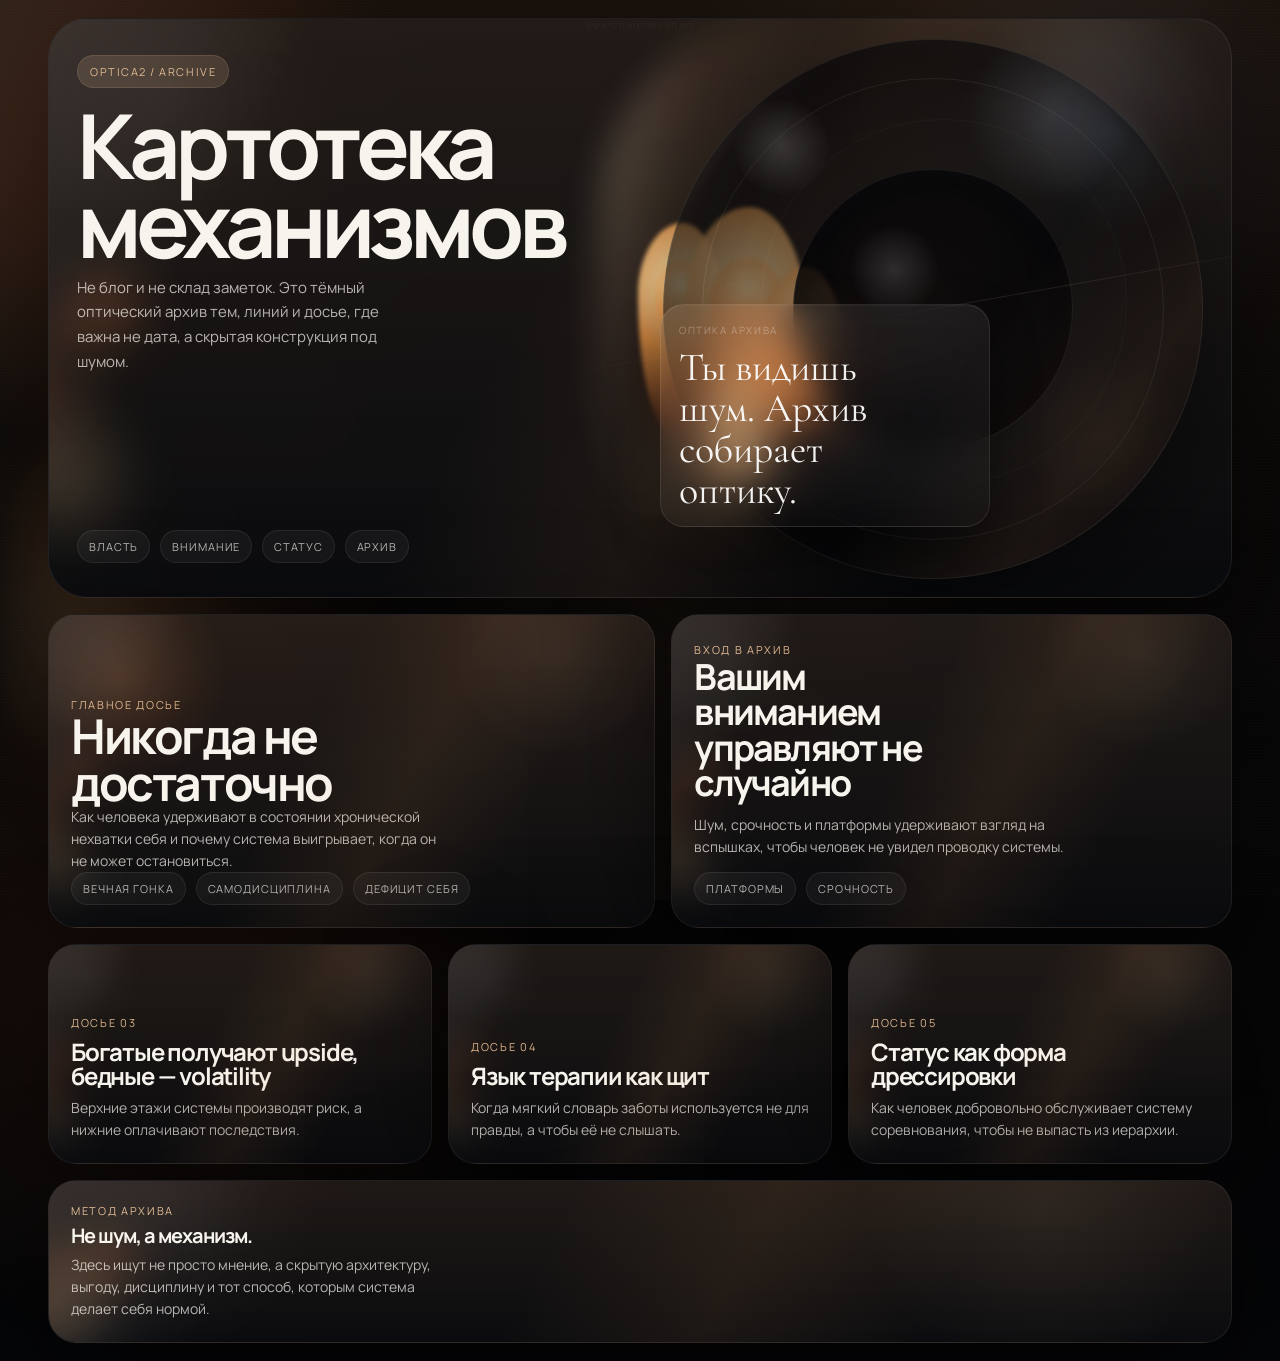
<file: index.html>
<!DOCTYPE html>
<html lang="ru">
<head>
  <meta charset="UTF-8" />
  <meta name="viewport" content="width=device-width, initial-scale=1.0, viewport-fit=cover" />
  <title>Смещение оптики — архив</title>
  <meta name="description" content="Смещение оптики — тёмный оптический архив о власти, внимании и скрытых механизмах." />
  <link rel="preconnect" href="https://fonts.googleapis.com" />
  <link rel="preconnect" href="https://fonts.gstatic.com" crossorigin />
  <link href="https://fonts.googleapis.com/css2?family=Manrope:wght@400;500;600;700;800&family=Cormorant+Garamond:wght@500;600;700&display=swap" rel="stylesheet" />
  <style>
    :root {
      --text: #f7f3ed;
      --text-soft: rgba(247,243,237,.72);
      --text-faint: rgba(247,243,237,.34);
      --line: rgba(255,255,255,.08);
      --accent: #ddb48a;
      --accent-soft: rgba(221,180,138,.16);
      --shadow: 0 36px 120px rgba(0,0,0,.58);
      --radius-xl: 40px;
      --radius-lg: 28px;
      --radius-pill: 999px;
      --max: 1220px;
      --ease: cubic-bezier(.22,1,.36,1);
    }

    * { box-sizing: border-box; }
    html, body { margin: 0; min-height: 100%; }

    body {
      font-family: "Manrope", system-ui, sans-serif;
      color: var(--text);
      background:
        radial-gradient(circle at 10% 12%, rgba(186,94,47,.30), transparent 18%),
        radial-gradient(circle at 15% 72%, rgba(125,58,26,.22), transparent 26%),
        radial-gradient(circle at 86% 10%, rgba(188,210,255,.09), transparent 14%),
        linear-gradient(180deg, #1a120d 0%, #0b0908 34%, #050608 100%);
      overflow-x: hidden;
    }

    body::before {
      content: "";
      position: fixed;
      inset: 0;
      pointer-events: none;
      background:
        linear-gradient(114deg, rgba(255,255,255,.06), transparent 14%, transparent 42%, rgba(228,151,84,.08) 56%, transparent 74%),
        repeating-linear-gradient(to bottom, rgba(255,255,255,.006) 0, rgba(255,255,255,.006) 1px, transparent 1px, transparent 3px);
      mix-blend-mode: screen;
      opacity: .7;
    }

    .fire-room {
      position: fixed;
      inset: 0;
      pointer-events: none;
      background:
        radial-gradient(circle at 7% 68%, rgba(255,194,124,.18), transparent 12%),
        radial-gradient(circle at 9% 56%, rgba(255,122,46,.18), transparent 10%),
        radial-gradient(circle at 14% 74%, rgba(173,72,28,.18), transparent 16%),
        radial-gradient(circle at 22% 48%, rgba(255,149,70,.10), transparent 9%);
      filter: blur(24px);
      mix-blend-mode: screen;
      opacity: .95;
    }

    .signature {
      position: fixed;
      top: 18px;
      left: 50%;
      transform: translateX(-50%);
      z-index: 10;
      pointer-events: none;
      user-select: none;
      font-size: .58rem;
      letter-spacing: .18em;
      color: rgba(247,243,237,.05);
      white-space: nowrap;
    }

    .shell {
      position: relative;
      z-index: 1;
      max-width: var(--max);
      margin: 0 auto;
      padding: 18px;
    }

    .glass {
      position: relative;
      overflow: hidden;
      border: 1px solid var(--line);
      background:
        linear-gradient(180deg, rgba(255,255,255,.045), rgba(255,255,255,.012)),
        linear-gradient(180deg, rgba(24,17,13,.88), rgba(8,9,12,.98));
      box-shadow: var(--shadow);
      backdrop-filter: blur(20px);
      -webkit-backdrop-filter: blur(20px);
    }

    .glass::before {
      content: "";
      position: absolute;
      inset: 0;
      pointer-events: none;
      background:
        radial-gradient(circle at 10% 14%, rgba(255,255,255,.04), transparent 14%),
        radial-gradient(circle at 84% 12%, rgba(221,180,138,.09), transparent 18%),
        linear-gradient(118deg, rgba(255,255,255,.09), transparent 18%, transparent 42%, rgba(228,151,84,.08) 58%, transparent 76%);
    }

    .glass::after {
      content: "";
      position: absolute;
      inset: -10% 52% -10% -14%;
      pointer-events: none;
      background:
        radial-gradient(circle at 24% 74%, rgba(255,205,142,.20), transparent 12%),
        radial-gradient(circle at 30% 50%, rgba(255,122,46,.22), transparent 10%),
        radial-gradient(circle at 18% 60%, rgba(174,73,28,.22), transparent 14%);
      filter: blur(18px);
      mix-blend-mode: screen;
      opacity: .98;
    }

    .hero {
      border-radius: var(--radius-xl);
      padding: 30px 28px 28px;
      min-height: 580px;
      display: grid;
      grid-template-columns: 1.02fr .98fr;
      gap: 18px;
      isolation: isolate;
    }

    .hero-copy {
      display: flex;
      flex-direction: column;
      justify-content: space-between;
      min-width: 0;
      padding: 6px 0;
    }

    .badge {
      display: inline-flex;
      align-self: flex-start;
      padding: 8px 12px;
      border-radius: var(--radius-pill);
      background: var(--accent-soft);
      border: 1px solid rgba(221,180,138,.16);
      color: var(--accent);
      font-size: 11px;
      letter-spacing: .14em;
      text-transform: uppercase;
    }

    h1 {
      margin: 18px 0 12px;
      font-size: clamp(50px, 7vw, 96px);
      line-height: .88;
      letter-spacing: -.065em;
      max-width: 7ch;
    }

    .hero-text {
      max-width: 35ch;
      color: var(--text-soft);
      line-height: 1.65;
      font-size: 15px;
      margin: 0 0 18px;
    }

    .hero-meta {
      display: flex;
      flex-wrap: wrap;
      gap: 10px;
    }

    .chip {
      padding: 8px 11px;
      border-radius: var(--radius-pill);
      border: 1px solid rgba(255,255,255,.08);
      background: rgba(255,255,255,.045);
      color: var(--text-soft);
      font-size: 11px;
      letter-spacing: .08em;
      text-transform: uppercase;
    }

    .hero-visual {
      position: relative;
      min-height: 520px;
    }

    .flame-column {
      position: absolute;
      left: -4%;
      top: 12%;
      width: 34%;
      height: 78%;
      pointer-events: none;
      filter: blur(.6px);
    }

    .flame, .flame::before, .flame::after {
      position: absolute;
      content: "";
      display: block;
      border-radius: 52% 48% 60% 40% / 34% 42% 58% 66%;
      transform-origin: 50% 100%;
      background: radial-gradient(circle at 50% 28%, rgba(255,236,182,.98), rgba(255,163,74,.82) 42%, rgba(179,72,24,.26) 86%, transparent 100%);
      filter: blur(2px);
    }

    .flame::before { inset: 18% 20% 38% 20%; opacity: .84; filter: blur(1px); }
    .flame::after { inset: 34% 30% 16% 30%; opacity: .52; filter: blur(6px); }
    .f1 { width: 86px; height: 210px; left: 0; bottom: 84px; animation: flicker 4.8s ease-in-out infinite; }
    .f2 { width: 122px; height: 286px; left: 48px; bottom: 24px; animation: flicker 4.1s ease-in-out -.9s infinite; }
    .f3 { width: 76px; height: 176px; left: 128px; bottom: 74px; animation: flicker 4.6s ease-in-out -1.4s infinite; }

    .lens-wrap {
      position: absolute;
      right: 0;
      top: 50%;
      transform: translateY(-50%);
      width: min(46vw, 540px);
      aspect-ratio: 1/1;
      max-width: 100%;
    }

    .lens-halo,
    .lens-rim,
    .lens-core,
    .lens-gloss,
    .lens-fire,
    .lens-blue,
    .lens-line,
    .lens-sheen,
    .lens-flame {
      position: absolute;
      inset: 0;
      border-radius: 50%;
      pointer-events: none;
    }

    .lens-halo {
      inset: -16%;
      background:
        radial-gradient(circle at 26% 60%, rgba(255,132,66,.30), transparent 18%),
        radial-gradient(circle at 20% 72%, rgba(255,206,146,.22), transparent 12%),
        radial-gradient(circle at 74% 16%, rgba(188,210,255,.10), transparent 16%),
        radial-gradient(circle at 50% 50%, rgba(255,255,255,.03), transparent 48%);
      filter: blur(28px);
      opacity: .98;
    }

    .lens-rim {
      background:
        radial-gradient(circle at 72% 14%, rgba(215,228,255,.18), transparent 14%),
        radial-gradient(circle at 30% 60%, rgba(193,83,37,.32), transparent 18%),
        radial-gradient(circle at 50% 50%, rgba(15,12,12,.50), rgba(7,8,11,.70) 42%, rgba(3,4,7,.88) 72%, rgba(1,1,3,.96) 100%);
      border: 1px solid rgba(255,255,255,.1);
      box-shadow:
        inset 0 0 40px rgba(255,255,255,.03),
        inset 0 -28px 66px rgba(0,0,0,.40),
        0 40px 98px rgba(0,0,0,.56);
      opacity: .72;
    }

    .lens-rim::before,
    .lens-rim::after {
      content: "";
      position: absolute;
      border-radius: 50%;
      inset: 7%;
      border: 1px solid rgba(255,255,255,.09);
    }

    .lens-rim::after {
      inset: 16%;
      border-color: rgba(255,255,255,.04);
      transform: translate(11px,-7px);
    }

    .lens-core {
      inset: 24%;
      background:
        radial-gradient(circle at 36% 36%, rgba(255,255,255,.14), transparent 18%),
        radial-gradient(circle at 50% 50%, rgba(12,9,10,.68), rgba(5,5,7,.84) 82%);
      border: 1px solid rgba(255,255,255,.07);
      box-shadow: inset 0 8px 24px rgba(255,255,255,.02), inset 0 -18px 36px rgba(0,0,0,.44);
    }

    .lens-gloss {
      background:
        linear-gradient(126deg, rgba(255,255,255,.28), transparent 16%, transparent 58%, rgba(205,145,96,.14) 78%, transparent 100%),
        radial-gradient(circle at 22% 20%, rgba(255,255,255,.20), transparent 8%),
        radial-gradient(circle at 82% 74%, rgba(182,136,94,.08), transparent 14%);
      mix-blend-mode: screen;
      opacity: .78;
    }

    .lens-sheen {
      inset: -4% 40% -4% -12%;
      background:
        linear-gradient(104deg, rgba(255,255,255,.22), rgba(255,255,255,.02) 22%, transparent 42%),
        linear-gradient(112deg, rgba(244,156,86,.20), transparent 34%);
      filter: blur(16px);
      mix-blend-mode: screen;
      opacity: .86;
      border-radius: 999px;
    }

    .lens-fire {
      background:
        radial-gradient(circle at 22% 64%, rgba(255,138,62,.30), transparent 10%),
        radial-gradient(circle at 28% 54%, rgba(255,214,148,.16), transparent 4%),
        radial-gradient(circle at 18% 60%, rgba(174,73,28,.20), transparent 14%);
      filter: blur(6px);
      mix-blend-mode: screen;
      opacity: .98;
    }

    .lens-flame {
      inset: -2% 58% 18% -10%;
      background:
        radial-gradient(ellipse at 36% 90%, rgba(255,214,154,.92), transparent 16%),
        radial-gradient(ellipse at 44% 72%, rgba(255,138,62,.62), transparent 18%),
        radial-gradient(ellipse at 30% 88%, rgba(171,70,26,.48), transparent 20%);
      filter: blur(16px);
      mix-blend-mode: screen;
      opacity: .8;
      border-radius: 46% 54% 60% 40% / 38% 44% 56% 62%;
      transform: rotate(-8deg);
    }

    .lens-blue {
      background: radial-gradient(circle at 84% 18%, rgba(192,218,255,.11), transparent 14%);
      filter: blur(10px);
      mix-blend-mode: screen;
      opacity: .86;
    }

    .lens-line {
      top: 50%;
      left: 50%;
      width: 144%;
      height: 1px;
      transform: translate(-50%, -50%) rotate(-10deg);
      border-radius: 999px;
      background: linear-gradient(90deg, transparent, rgba(255,255,255,.11), rgba(201,162,122,.20), transparent);
      opacity: .7;
    }

    .quote-plate {
      position: absolute;
      left: 0;
      bottom: 8%;
      width: min(330px, 72%);
      padding: 18px 18px 16px;
      border-radius: 24px;
      border: 1px solid rgba(255,255,255,.09);
      background: linear-gradient(180deg, rgba(255,255,255,.07), rgba(255,255,255,.018));
      box-shadow: inset 0 1px 0 rgba(255,255,255,.04), 0 24px 48px rgba(0,0,0,.34);
      backdrop-filter: blur(16px);
      -webkit-backdrop-filter: blur(16px);
    }

    .quote-plate small {
      display: block;
      color: var(--text-faint);
      font-size: 10px;
      letter-spacing: .16em;
      text-transform: uppercase;
      margin-bottom: 10px;
    }

    .quote-plate p {
      margin: 0;
      font-family: "Cormorant Garamond", serif;
      font-size: clamp(28px, 3.2vw, 40px);
      line-height: 1.02;
      color: rgba(255,255,255,.94);
      max-width: 11ch;
    }

    .sections {
      margin-top: 16px;
      display: grid;
      gap: 16px;
    }

    .asym {
      display: grid;
      grid-template-columns: 1.04fr .96fr;
      gap: 16px;
    }

    .card-large,
    .card-side,
    .card-small,
    .method {
      border-radius: var(--radius-lg);
      padding: 22px;
      transition: transform .35s var(--ease), box-shadow .35s var(--ease), border-color .35s var(--ease);
    }

    .card-large:hover,
    .card-side:hover,
    .card-small:hover,
    .method:hover {
      transform: translateY(-2px);
      border-color: rgba(255,255,255,.14);
      box-shadow: 0 34px 110px rgba(0,0,0,.56);
    }

    .card-large {
      min-height: 250px;
      display: grid;
      align-content: end;
      background:
        linear-gradient(180deg, rgba(255,255,255,.05), rgba(255,255,255,.014)),
        radial-gradient(circle at 12% 20%, rgba(177,96,52,.24), transparent 18%),
        linear-gradient(180deg, rgba(28,18,13,.94), rgba(8,9,11,1));
    }

    .card-side {
      min-height: 250px;
      display: grid;
      gap: 14px;
      align-content: space-between;
    }

    .eyebrow {
      color: var(--accent);
      font-size: 11px;
      letter-spacing: .15em;
      text-transform: uppercase;
    }

    .card-large h2,
    .card-side h3,
    .card-small h3,
    .method h3 {
      margin: 0;
      letter-spacing: -.05em;
      line-height: .98;
    }

    .card-large h2 { font-size: clamp(32px, 4vw, 48px); max-width: 10ch; }
    .card-side h3 { font-size: clamp(28px, 3vw, 36px); max-width: 11ch; }
    .card-small h3 { font-size: 24px; }
    .method h3 { font-size: 20px; }

    .card-large p,
    .card-side p,
    .card-small p,
    .method p {
      margin: 0;
      color: var(--text-soft);
      line-height: 1.58;
      font-size: 14px;
      max-width: 42ch;
    }

    .split {
      display: grid;
      grid-template-columns: repeat(3, minmax(0, 1fr));
      gap: 16px;
    }

    .card-small {
      min-height: 220px;
      display: grid;
      align-content: end;
      gap: 10px;
    }

    .method {
      min-height: 122px;
      display: grid;
      gap: 8px;
      align-content: center;
    }

    @keyframes flicker {
      0%, 100% { transform: translateY(0) scale(1) rotate(-2deg); opacity: .78; }
      25% { transform: translateY(-5px) scale(1.03) rotate(1deg); opacity: .9; }
      50% { transform: translateY(2px) scale(.98) rotate(-1deg); opacity: .72; }
      75% { transform: translateY(-8px) scale(1.05) rotate(2deg); opacity: .92; }
    }

    @media (max-width: 980px) {
      .hero,
      .asym,
      .split { grid-template-columns: 1fr; }
      .hero { min-height: auto; }
      .hero-visual { min-height: 440px; }
      .flame-column { left: 0; top: 6%; width: 30%; height: 74%; }
      .lens-wrap { right: 50%; transform: translate(50%, -50%); width: min(82vw, 460px); }
      .quote-plate { left: 50%; transform: translateX(-50%); width: min(320px, 84vw); }
    }
  </style>
</head>
<body>
  <div class="fire-room"></div>
  <div class="signature">@parchaipodusham</div>
  <div class="shell">
    <section class="hero glass">
      <div class="hero-copy">
        <div>
          <div class="badge">optica2 / archive</div>
          <h1>Картотека<br />механизмов</h1>
          <p class="hero-text">Не блог и не склад заметок. Это тёмный оптический архив тем, линий и досье, где важна не дата, а скрытая конструкция под шумом.</p>
        </div>
        <div class="hero-meta">
          <span class="chip">власть</span>
          <span class="chip">внимание</span>
          <span class="chip">статус</span>
          <span class="chip">архив</span>
        </div>
      </div>

      <div class="hero-visual">
        <div class="flame-column" aria-hidden="true">
          <span class="flame f1"></span>
          <span class="flame f2"></span>
          <span class="flame f3"></span>
        </div>
        <div class="lens-wrap">
          <div class="lens-halo"></div>
          <div class="lens-rim"></div>
          <div class="lens-core"></div>
          <div class="lens-gloss"></div>
          <div class="lens-sheen"></div>
          <div class="lens-fire"></div>
          <div class="lens-flame"></div>
          <div class="lens-blue"></div>
          <div class="lens-line"></div>
        </div>
        <div class="quote-plate">
          <small>оптика архива</small>
          <p>Ты видишь шум. Архив собирает оптику.</p>
        </div>
      </div>
    </section>

    <main class="sections">
      <section class="asym">
        <article class="card-large glass">
          <span class="eyebrow">главное досье</span>
          <h2>Никогда не достаточно</h2>
          <p>Как человека удерживают в состоянии хронической нехватки себя и почему система выигрывает, когда он не может остановиться.</p>
          <div class="hero-meta">
            <span class="chip">вечная гонка</span>
            <span class="chip">самодисциплина</span>
            <span class="chip">дефицит себя</span>
          </div>
        </article>

        <article class="card-side glass">
          <div>
            <span class="eyebrow">вход в архив</span>
            <h3>Вашим вниманием управляют не случайно</h3>
          </div>
          <p>Шум, срочность и платформы удерживают взгляд на вспышках, чтобы человек не увидел проводку системы.</p>
          <div class="hero-meta">
            <span class="chip">платформы</span>
            <span class="chip">срочность</span>
          </div>
        </article>
      </section>

      <section class="split">
        <article class="card-small glass">
          <span class="eyebrow">досье 03</span>
          <h3>Богатые получают upside, бедные — volatility</h3>
          <p>Верхние этажи системы производят риск, а нижние оплачивают последствия.</p>
        </article>

        <article class="card-small glass">
          <span class="eyebrow">досье 04</span>
          <h3>Язык терапии как щит</h3>
          <p>Когда мягкий словарь заботы используется не для правды, а чтобы её не слышать.</p>
        </article>

        <article class="card-small glass">
          <span class="eyebrow">досье 05</span>
          <h3>Статус как форма дрессировки</h3>
          <p>Как человек добровольно обслуживает систему соревнования, чтобы не выпасть из иерархии.</p>
        </article>
      </section>

      <section class="method glass">
        <span class="eyebrow">метод архива</span>
        <h3>Не шум, а механизм.</h3>
        <p>Здесь ищут не просто мнение, а скрытую архитектуру, выгоду, дисциплину и тот способ, которым система делает себя нормой.</p>
      </section>
    </main>
  </div>
</body>
</html>
</file>
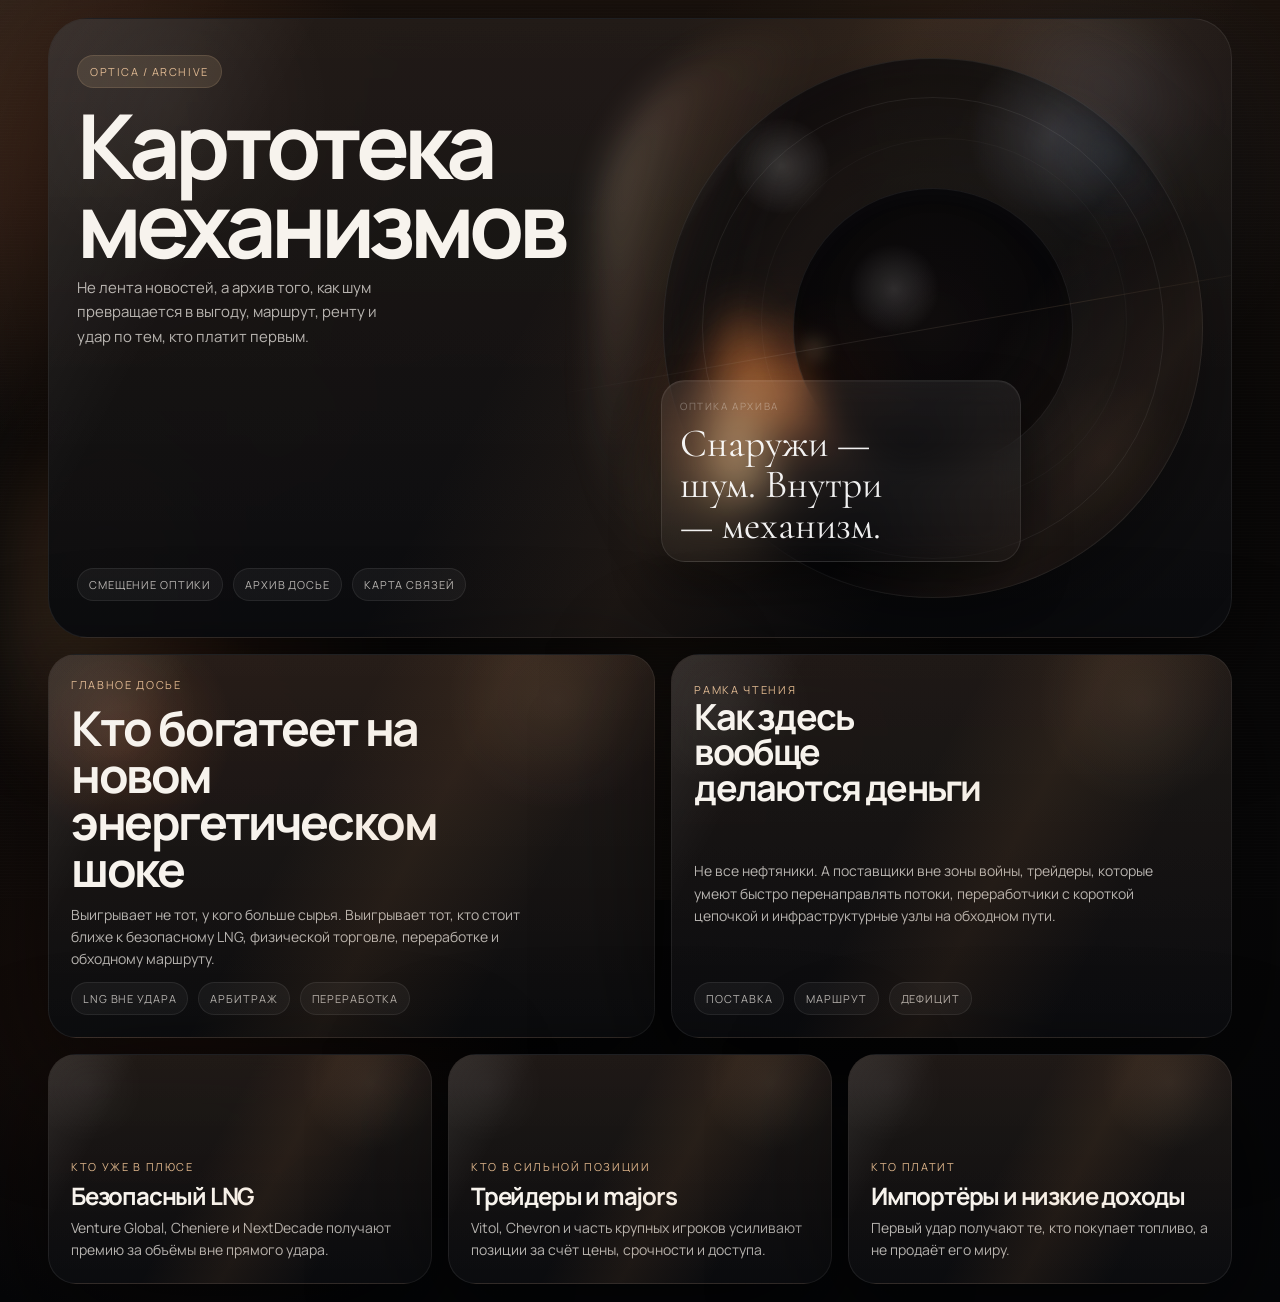
<file: optica/index.html>
<!DOCTYPE html>
<html lang="ru">
<head>
  <meta charset="UTF-8" />
  <meta name="viewport" content="width=device-width, initial-scale=1.0, viewport-fit=cover" />
  <title>Optica</title>
  <meta name="description" content="Смещение оптики — архив досье и механизмов." />
  <link rel="preconnect" href="https://fonts.googleapis.com" />
  <link rel="preconnect" href="https://fonts.gstatic.com" crossorigin />
  <link href="https://fonts.googleapis.com/css2?family=Manrope:wght@400;500;600;700;800&family=Cormorant+Garamond:wght@500;600;700&display=swap" rel="stylesheet" />
  <link rel="stylesheet" href="./styles/base.css" />
  <link rel="stylesheet" href="./styles/layout.css" />
</head>
<body>
  <div class="fire-room"></div>
  <div class="shell">
    <section class="hero glass" id="hero-root">
      <div class="hero-copy">
        <div>
          <div class="badge">optica / archive</div>
          <h1 id="hero-title">Картотека механизмов</h1>
          <p class="hero-text" id="hero-text">Сайт загружается…</p>
        </div>
        <div class="hero-meta" id="hero-chips"></div>
      </div>
      <div class="hero-visual">
        <a class="lens-wrap" id="hero-link" href="./dossier.html?slug=energy-shock" aria-label="Открыть главное досье">
          <div class="lens-halo"></div>
          <div class="lens-rim"></div>
          <div class="lens-core"></div>
          <div class="lens-gloss"></div>
          <div class="lens-sheen"></div>
          <div class="lens-fire"></div>
          <div class="lens-flame"></div>
          <div class="lens-blue"></div>
          <div class="lens-line"></div>
          <div class="lens-pulse"></div>
        </a>
        <div class="quote-plate">
          <small>оптика архива</small>
          <p id="hero-quote">Снаружи — шум. Внутри — механизм.</p>
        </div>
      </div>
    </section>

    <main class="sections">
      <section class="asym">
        <article class="card-large glass" id="featured-card"></article>
        <article class="card-side glass" id="side-card"></article>
      </section>
      <section class="split" id="grid-cards"></section>
    </main>
  </div>

  <script type="module" src="./scripts/render-index.js"></script>
</body>
</html>
</file>
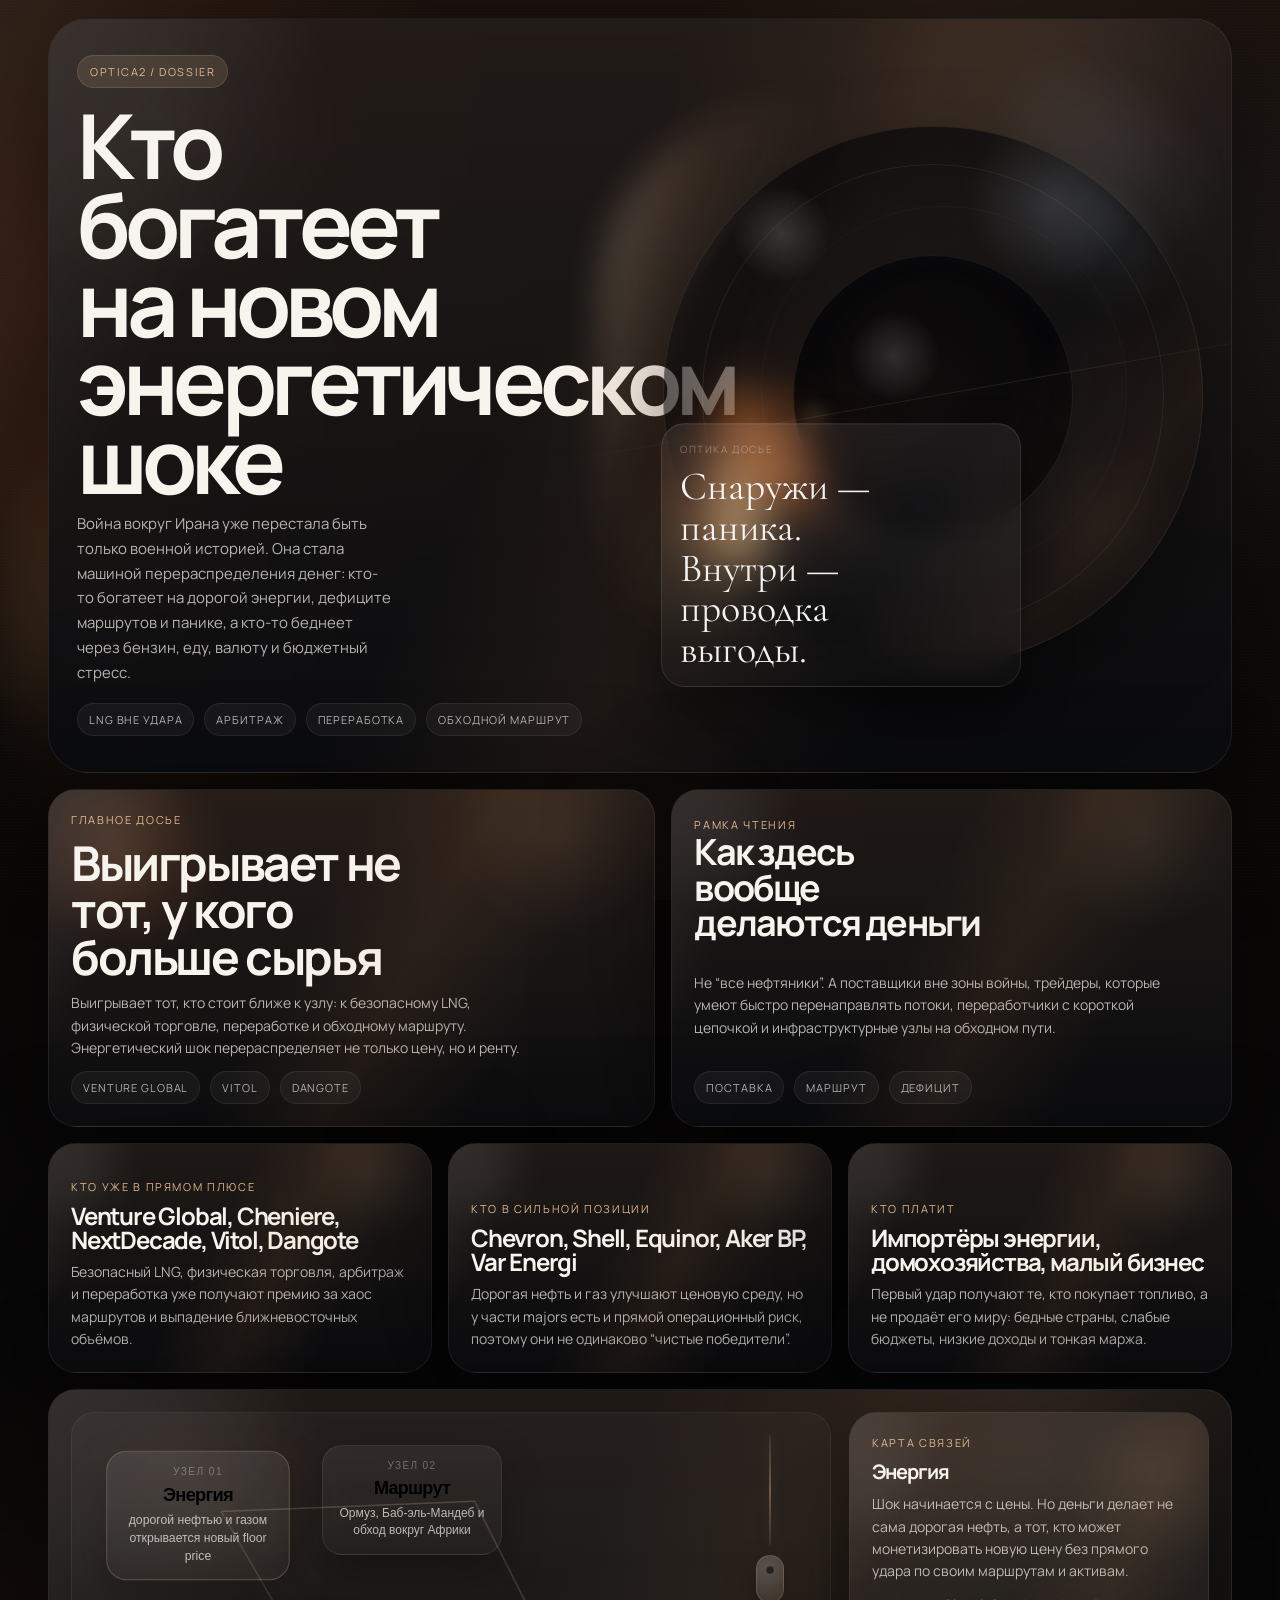
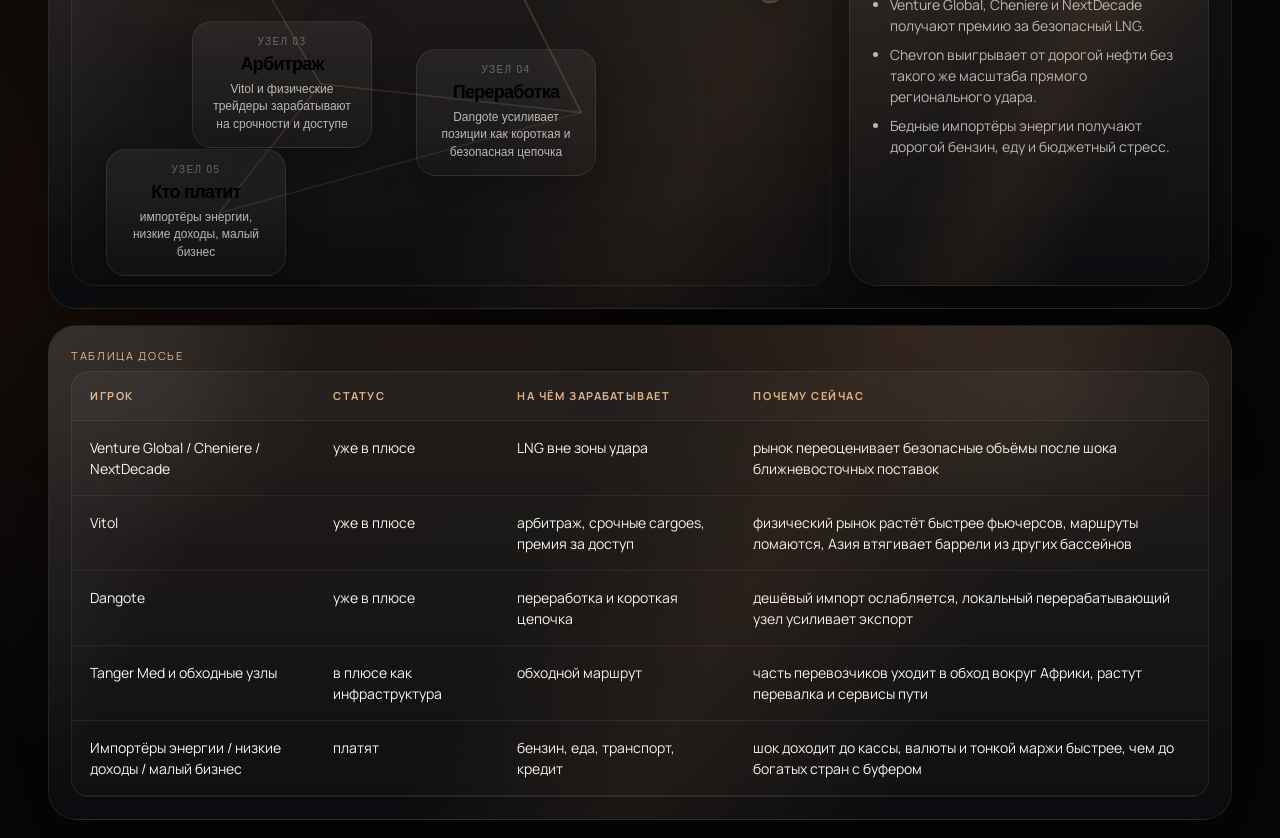
<file: dossier-energy-shock-v2.html>
<!DOCTYPE html>
<html lang="ru">
<head>
  <meta charset="UTF-8" />
  <meta name="viewport" content="width=device-width, initial-scale=1.0, viewport-fit=cover" />
  <title>Смещение оптики — энергетический шок v2</title>
  <meta name="description" content="Чистый прототип досье: линза без лишнего текста, карта связей и бенефициары нового энергетического шока." />
  <link rel="preconnect" href="https://fonts.googleapis.com" />
  <link rel="preconnect" href="https://fonts.gstatic.com" crossorigin />
  <link href="https://fonts.googleapis.com/css2?family=Manrope:wght@400;500;600;700;800&family=Cormorant+Garamond:wght@500;600;700&display=swap" rel="stylesheet" />
  <style>
    :root {
      --text: #f7f3ed;
      --text-soft: rgba(247,243,237,.72);
      --text-faint: rgba(247,243,237,.34);
      --line: rgba(255,255,255,.08);
      --accent: #ddb48a;
      --accent-soft: rgba(221,180,138,.14);
      --hot: #e8793f;
      --shadow: 0 36px 120px rgba(0,0,0,.58);
      --radius-xl: 40px;
      --radius-lg: 28px;
      --radius-pill: 999px;
      --max: 1220px;
      --ease: cubic-bezier(.22,1,.36,1);
    }
    * { box-sizing: border-box; }
    html, body { margin: 0; min-height: 100%; }
    body {
      font-family: "Manrope", system-ui, sans-serif;
      color: var(--text);
      background:
        radial-gradient(circle at 8% 12%, rgba(186,94,47,.26), transparent 18%),
        radial-gradient(circle at 14% 76%, rgba(125,58,26,.20), transparent 24%),
        radial-gradient(circle at 86% 12%, rgba(188,210,255,.08), transparent 14%),
        linear-gradient(180deg, #1a120d 0%, #0b0908 34%, #050608 100%);
      overflow-x: hidden;
    }
    body::before {
      content: "";
      position: fixed;
      inset: 0;
      pointer-events: none;
      background:
        linear-gradient(114deg, rgba(255,255,255,.06), transparent 14%, transparent 42%, rgba(228,151,84,.08) 56%, transparent 74%),
        repeating-linear-gradient(to bottom, rgba(255,255,255,.006) 0, rgba(255,255,255,.006) 1px, transparent 1px, transparent 3px);
      mix-blend-mode: screen;
      opacity: .7;
    }
    .fire-room {
      position: fixed;
      inset: 0;
      pointer-events: none;
      background:
        radial-gradient(circle at 7% 68%, rgba(255,194,124,.18), transparent 12%),
        radial-gradient(circle at 9% 56%, rgba(255,122,46,.18), transparent 10%),
        radial-gradient(circle at 14% 74%, rgba(173,72,28,.18), transparent 16%),
        radial-gradient(circle at 22% 48%, rgba(255,149,70,.10), transparent 9%);
      filter: blur(24px);
      mix-blend-mode: screen;
      opacity: .95;
    }
    .shell { position: relative; z-index: 1; max-width: var(--max); margin: 0 auto; padding: 18px; }
    .glass {
      position: relative;
      overflow: hidden;
      border: 1px solid var(--line);
      background:
        linear-gradient(180deg, rgba(255,255,255,.045), rgba(255,255,255,.012)),
        linear-gradient(180deg, rgba(24,17,13,.88), rgba(8,9,12,.98));
      box-shadow: var(--shadow);
      backdrop-filter: blur(20px);
      -webkit-backdrop-filter: blur(20px);
      border-radius: var(--radius-xl);
    }
    .glass::before {
      content: "";
      position: absolute;
      inset: 0;
      pointer-events: none;
      background:
        radial-gradient(circle at 10% 14%, rgba(255,255,255,.04), transparent 14%),
        radial-gradient(circle at 84% 12%, rgba(221,180,138,.09), transparent 18%),
        linear-gradient(118deg, rgba(255,255,255,.09), transparent 18%, transparent 42%, rgba(228,151,84,.08) 58%, transparent 76%);
    }
    .badge {
      display: inline-flex; align-self: flex-start; padding: 8px 12px; border-radius: var(--radius-pill);
      background: var(--accent-soft); border: 1px solid rgba(221,180,138,.16); color: var(--accent);
      font-size: 11px; letter-spacing: .14em; text-transform: uppercase;
    }
    .hero {
      min-height: 620px; display: grid; grid-template-columns: 1.02fr .98fr; gap: 20px; padding: 30px 28px;
    }
    .hero-copy { display: flex; flex-direction: column; justify-content: space-between; min-width: 0; padding: 6px 0; }
    h1 { margin: 18px 0 12px; font-size: clamp(50px, 7vw, 92px); line-height: .88; letter-spacing: -.065em; max-width: 7ch; }
    .hero-text { max-width: 35ch; color: var(--text-soft); line-height: 1.65; font-size: 15px; margin: 0 0 18px; }
    .hero-meta, .chips { display: flex; flex-wrap: wrap; gap: 10px; }
    .chip { padding: 8px 11px; border-radius: var(--radius-pill); border: 1px solid rgba(255,255,255,.08); background: rgba(255,255,255,.045); color: var(--text-soft); font-size: 11px; letter-spacing: .08em; text-transform: uppercase; }
    .hero-visual { position: relative; min-height: 540px; }
    .lens-wrap { position: absolute; right: 0; top: 50%; transform: translateY(-50%); width: min(46vw, 540px); aspect-ratio: 1/1; max-width: 100%; cursor: pointer; }
    .lens-halo,.lens-rim,.lens-core,.lens-gloss,.lens-fire,.lens-blue,.lens-line,.lens-sheen,.lens-flame,.lens-pulse { position:absolute; inset:0; border-radius:50%; pointer-events:none; }
    .lens-halo {
      inset: -16%;
      background:
        radial-gradient(circle at 26% 60%, rgba(255,132,66,.30), transparent 18%),
        radial-gradient(circle at 20% 72%, rgba(255,206,146,.22), transparent 12%),
        radial-gradient(circle at 74% 16%, rgba(188,210,255,.10), transparent 16%),
        radial-gradient(circle at 50% 50%, rgba(255,255,255,.03), transparent 48%);
      filter: blur(28px); opacity: .98;
    }
    .lens-rim {
      background:
        radial-gradient(circle at 72% 14%, rgba(215,228,255,.18), transparent 14%),
        radial-gradient(circle at 30% 60%, rgba(193,83,37,.32), transparent 18%),
        radial-gradient(circle at 50% 50%, rgba(15,12,12,.50), rgba(7,8,11,.70) 42%, rgba(3,4,7,.88) 72%, rgba(1,1,3,.96) 100%);
      border: 1px solid rgba(255,255,255,.1);
      box-shadow: inset 0 0 40px rgba(255,255,255,.03), inset 0 -28px 66px rgba(0,0,0,.40), 0 40px 98px rgba(0,0,0,.56);
      opacity: .72;
    }
    .lens-rim::before,.lens-rim::after { content:""; position:absolute; border-radius:50%; inset:7%; border:1px solid rgba(255,255,255,.09); }
    .lens-rim::after { inset:16%; border-color: rgba(255,255,255,.04); transform: translate(11px,-7px); }
    .lens-core {
      inset: 24%;
      background: radial-gradient(circle at 36% 36%, rgba(255,255,255,.14), transparent 18%), radial-gradient(circle at 50% 50%, rgba(12,9,10,.68), rgba(5,5,7,.84) 82%);
      border: 1px solid rgba(255,255,255,.07);
      box-shadow: inset 0 8px 24px rgba(255,255,255,.02), inset 0 -18px 36px rgba(0,0,0,.44);
    }
    .lens-gloss { background: linear-gradient(126deg, rgba(255,255,255,.28), transparent 16%, transparent 58%, rgba(205,145,96,.14) 78%, transparent 100%), radial-gradient(circle at 22% 20%, rgba(255,255,255,.20), transparent 8%), radial-gradient(circle at 82% 74%, rgba(182,136,94,.08), transparent 14%); mix-blend-mode: screen; opacity: .78; }
    .lens-sheen { inset: -4% 40% -4% -12%; background: linear-gradient(104deg, rgba(255,255,255,.22), rgba(255,255,255,.02) 22%, transparent 42%), linear-gradient(112deg, rgba(244,156,86,.20), transparent 34%); filter: blur(16px); mix-blend-mode: screen; opacity: .86; border-radius: 999px; }
    .lens-fire { background: radial-gradient(circle at 22% 64%, rgba(255,138,62,.30), transparent 10%), radial-gradient(circle at 28% 54%, rgba(255,214,148,.16), transparent 4%), radial-gradient(circle at 18% 60%, rgba(174,73,28,.20), transparent 14%); filter: blur(6px); mix-blend-mode: screen; opacity: .98; }
    .lens-flame { inset: -2% 58% 18% -10%; background: radial-gradient(ellipse at 36% 90%, rgba(255,214,154,.92), transparent 16%), radial-gradient(ellipse at 44% 72%, rgba(255,138,62,.62), transparent 18%), radial-gradient(ellipse at 30% 88%, rgba(171,70,26,.48), transparent 20%); filter: blur(16px); mix-blend-mode: screen; opacity: .8; border-radius: 46% 54% 60% 40% / 38% 44% 56% 62%; transform: rotate(-8deg); }
    .lens-blue { background: radial-gradient(circle at 84% 18%, rgba(192,218,255,.11), transparent 14%); filter: blur(10px); mix-blend-mode: screen; opacity: .86; }
    .lens-line { top: 50%; left: 50%; width: 144%; height: 1px; transform: translate(-50%, -50%) rotate(-10deg); border-radius: 999px; background: linear-gradient(90deg, transparent, rgba(255,255,255,.11), rgba(201,162,122,.20), transparent); opacity: .7; }
    .lens-pulse {
      inset: 28%; border: 1px solid rgba(221,180,138,.16); opacity: 0; transform: scale(.92);
      transition: opacity .35s var(--ease), transform .35s var(--ease), box-shadow .35s var(--ease);
      box-shadow: inset 0 0 0 rgba(0,0,0,0), 0 0 0 rgba(0,0,0,0);
    }
    .lens-wrap.is-active .lens-pulse { opacity: 1; transform: scale(1.02); box-shadow: inset 0 0 24px rgba(221,180,138,.08), 0 0 40px rgba(221,180,138,.12); }
    .quote-plate {
      position: absolute; left: 0; bottom: 8%; width: min(360px, 74%); padding: 18px 18px 16px; border-radius: 24px;
      border: 1px solid rgba(255,255,255,.09); background: linear-gradient(180deg, rgba(255,255,255,.07), rgba(255,255,255,.018));
      box-shadow: inset 0 1px 0 rgba(255,255,255,.04), 0 24px 48px rgba(0,0,0,.34); backdrop-filter: blur(16px);
    }
    .quote-plate small { display:block; color: var(--text-faint); font-size:10px; letter-spacing:.16em; text-transform:uppercase; margin-bottom:10px; }
    .quote-plate p { margin:0; font-family:"Cormorant Garamond",serif; font-size: clamp(28px, 3.2vw, 40px); line-height:1.02; color: rgba(255,255,255,.94); max-width: 12ch; }
    .sections { margin-top:16px; display:grid; gap:16px; }
    .asym { display:grid; grid-template-columns:1.04fr .96fr; gap:16px; }
    .split { display:grid; grid-template-columns:repeat(3,minmax(0,1fr)); gap:16px; }
    .card-large,.card-side,.card-small,.method,.board,.dossier-panel { border-radius: var(--radius-lg); padding:22px; transition: transform .35s var(--ease), box-shadow .35s var(--ease), border-color .35s var(--ease); }
    .card-large:hover,.card-side:hover,.card-small:hover,.method:hover,.board:hover,.dossier-panel:hover { transform: translateY(-2px); border-color: rgba(255,255,255,.14); box-shadow:0 34px 110px rgba(0,0,0,.56); }
    .eyebrow { color: var(--accent); font-size:11px; letter-spacing:.15em; text-transform:uppercase; }
    .card-large h2,.card-side h3,.card-small h3,.method h3,.board h3,.dossier-panel h3 { margin:0; letter-spacing:-.05em; line-height:.98; }
    .card-large h2 { font-size: clamp(32px, 4vw, 48px); max-width: 11ch; }
    .card-side h3 { font-size: clamp(28px, 3vw, 36px); max-width: 12ch; }
    .card-small h3,.board h3 { font-size:24px; }
    .method h3,.dossier-panel h3 { font-size:20px; }
    .card-large p,.card-side p,.card-small p,.method p,.board p,.dossier-panel p { margin:0; color: var(--text-soft); line-height:1.58; font-size:14px; max-width:52ch; }
    .card-large { min-height:280px; display:grid; align-content:end; gap:12px; background: linear-gradient(180deg, rgba(255,255,255,.05), rgba(255,255,255,.014)), radial-gradient(circle at 12% 20%, rgba(177,96,52,.24), transparent 18%), linear-gradient(180deg, rgba(28,18,13,.94), rgba(8,9,11,1)); }
    .card-side { min-height:280px; display:grid; gap:14px; align-content:space-between; }
    .card-small { min-height:230px; display:grid; align-content:end; gap:10px; }
    .method { min-height:126px; display:grid; gap:8px; align-content:center; }
    .board { min-height:520px; display:grid; grid-template-columns:1fr 360px; gap:18px; }
    .board-wrap { position:relative; min-height:420px; border-radius:24px; border:1px solid rgba(255,255,255,.06); background: radial-gradient(circle at 18% 22%, rgba(221,180,138,.07), transparent 20%), linear-gradient(180deg, rgba(255,255,255,.03), rgba(255,255,255,.01)); overflow:hidden; }
    .board-svg { position:absolute; inset:0; width:100%; height:100%; pointer-events:none; opacity:.7; }
    .node { position:absolute; width:180px; min-height:108px; padding:14px; border-radius:20px; border:1px solid rgba(255,255,255,.08); background: linear-gradient(180deg, rgba(255,255,255,.06), rgba(255,255,255,.018)); box-shadow:0 16px 40px rgba(0,0,0,.26); cursor:pointer; transition: transform .25s var(--ease), border-color .25s var(--ease), background .25s var(--ease); }
    .node:hover,.node.is-active { transform:translateY(-3px) scale(1.02); border-color: rgba(221,180,138,.26); background: linear-gradient(180deg, rgba(255,255,255,.08), rgba(255,255,255,.03)); }
    .node small { display:block; font-size:10px; letter-spacing:.14em; text-transform:uppercase; color: var(--text-faint); margin-bottom:8px; }
    .node strong { display:block; font-size:18px; line-height:1; letter-spacing:-.04em; margin-bottom:8px; }
    .node span { display:block; color: var(--text-soft); font-size:12px; line-height:1.45; }
    .n-energy { left: 36px; top: 42px; }
    .n-route { left: 250px; top: 32px; }
    .n-trade { left: 120px; top: 208px; }
    .n-refine { left: 344px; top: 236px; }
    .n-pay { left: 34px; top: 336px; }
    .pull-line { position:absolute; right:18px; top:22px; width:84px; height:180px; display:grid; justify-items:center; align-content:start; gap:10px; user-select:none; }
    .thread { width:2px; height:110px; background: linear-gradient(180deg, rgba(255,255,255,.08), rgba(221,180,138,.42), rgba(255,255,255,.08)); border-radius:999px; box-shadow:0 0 14px rgba(221,180,138,.18); }
    .tag { width:28px; height:48px; border-radius:18px; border:1px solid rgba(221,180,138,.24); background: radial-gradient(circle at 40% 24%, rgba(255,255,255,.24), rgba(221,180,138,.12)); box-shadow:0 12px 30px rgba(0,0,0,.34); cursor:grab; position:relative; }
    .tag::before { content:""; position:absolute; left:50%; top:10px; transform:translateX(-50%); width:8px; height:8px; border-radius:50%; background:rgba(18,12,10,.7); box-shadow:inset 0 0 0 1px rgba(255,255,255,.08); }
    .tag:active { cursor:grabbing; }
    .dossier-panel { min-height:420px; display:grid; align-content:start; gap:12px; border:1px solid rgba(255,255,255,.08); background: linear-gradient(180deg, rgba(255,255,255,.05), rgba(255,255,255,.012)); }
    .dossier-panel ul { margin:0; padding-left:18px; color: var(--text-soft); display:grid; gap:8px; font-size:14px; line-height:1.5; }
    .table-wrap { overflow-x:auto; border-radius:18px; border:1px solid rgba(255,255,255,.08); background: rgba(255,255,255,.02); }
    table { width:100%; border-collapse:collapse; min-width:760px; }
    th,td { text-align:left; vertical-align:top; padding:16px 18px; border-bottom:1px solid rgba(255,255,255,.07); font-size:14px; line-height:1.5; }
    th { color: var(--accent); font-size:11px; letter-spacing:.14em; text-transform:uppercase; font-weight:700; background: rgba(255,255,255,.02); }
    @media (max-width: 980px) {
      .hero,.asym,.split,.board { grid-template-columns:1fr; }
      .hero { min-height:auto; }
      .hero-visual { min-height:460px; }
      .lens-wrap { right:50%; transform: translate(50%, -50%); width:min(82vw,460px); }
      .quote-plate { left:50%; transform: translateX(-50%); width:min(320px,84vw); }
      .board-wrap { min-height:560px; }
      .n-energy { left:20px; top:24px; }
      .n-route { left:190px; top:86px; }
      .n-trade { left:20px; top:188px; }
      .n-refine { left:190px; top:292px; }
      .n-pay { left:80px; top:412px; }
      .pull-line { display:none; }
    }
  </style>
</head>
<body>
  <div class="fire-room"></div>
  <div class="shell">
    <section class="hero glass">
      <div class="hero-copy">
        <div>
          <div class="badge">optica2 / dossier</div>
          <h1>Кто богатеет на новом энергетическом шоке</h1>
          <p class="hero-text">Война вокруг Ирана уже перестала быть только военной историей. Она стала машиной перераспределения денег: кто-то богатеет на дорогой энергии, дефиците маршрутов и панике, а кто-то беднеет через бензин, еду, валюту и бюджетный стресс.</p>
        </div>
        <div class="hero-meta">
          <span class="chip">LNG вне удара</span>
          <span class="chip">арбитраж</span>
          <span class="chip">переработка</span>
          <span class="chip">обходной маршрут</span>
        </div>
      </div>
      <div class="hero-visual">
        <div class="lens-wrap" id="lens-wrap" aria-label="Линза">
          <div class="lens-halo"></div>
          <div class="lens-rim"></div>
          <div class="lens-core"></div>
          <div class="lens-gloss"></div>
          <div class="lens-sheen"></div>
          <div class="lens-fire"></div>
          <div class="lens-flame"></div>
          <div class="lens-blue"></div>
          <div class="lens-line"></div>
          <div class="lens-pulse"></div>
        </div>
        <div class="quote-plate">
          <small>оптика досье</small>
          <p id="hero-quote">Снаружи — паника. Внутри — проводка выгоды.</p>
        </div>
      </div>
    </section>
    <main class="sections">
      <section class="asym">
        <article class="card-large glass">
          <span class="eyebrow">главное досье</span>
          <h2>Выигрывает не тот, у кого больше сырья</h2>
          <p>Выигрывает тот, кто стоит ближе к узлу: к безопасному LNG, физической торговле, переработке и обходному маршруту. Энергетический шок перераспределяет не только цену, но и ренту.</p>
          <div class="chips">
            <span class="chip">venture global</span>
            <span class="chip">vitol</span>
            <span class="chip">dangote</span>
          </div>
        </article>
        <article class="card-side glass">
          <div>
            <span class="eyebrow">рамка чтения</span>
            <h3>Как здесь вообще делаются деньги</h3>
          </div>
          <p>Не “все нефтяники”. А поставщики вне зоны войны, трейдеры, которые умеют быстро перенаправлять потоки, переработчики с короткой цепочкой и инфраструктурные узлы на обходном пути.</p>
          <div class="chips">
            <span class="chip">поставка</span>
            <span class="chip">маршрут</span>
            <span class="chip">дефицит</span>
          </div>
        </article>
      </section>
      <section class="split">
        <article class="card-small glass">
          <span class="eyebrow">кто уже в прямом плюсе</span>
          <h3>Venture Global, Cheniere, NextDecade, Vitol, Dangote</h3>
          <p>Безопасный LNG, физическая торговля, арбитраж и переработка уже получают премию за хаос маршрутов и выпадение ближневосточных объёмов.</p>
        </article>
        <article class="card-small glass">
          <span class="eyebrow">кто в сильной позиции</span>
          <h3>Chevron, Shell, Equinor, Aker BP, Var Energi</h3>
          <p>Дорогая нефть и газ улучшают ценовую среду, но у части majors есть и прямой операционный риск, поэтому они не одинаково “чистые победители”.</p>
        </article>
        <article class="card-small glass">
          <span class="eyebrow">кто платит</span>
          <h3>Импортёры энергии, домохозяйства, малый бизнес</h3>
          <p>Первый удар получают те, кто покупает топливо, а не продаёт его миру: бедные страны, слабые бюджеты, низкие доходы и тонкая маржа.</p>
        </article>
      </section>
      <section class="board glass">
        <div class="board-wrap">
          <svg class="board-svg" viewBox="0 0 640 460" preserveAspectRatio="none" aria-hidden="true">
            <line x1="126" y1="96" x2="340" y2="86" stroke="rgba(221,180,138,.34)" stroke-width="1.5" />
            <line x1="126" y1="96" x2="210" y2="264" stroke="rgba(221,180,138,.24)" stroke-width="1.5" />
            <line x1="340" y1="86" x2="430" y2="292" stroke="rgba(221,180,138,.28)" stroke-width="1.5" />
            <line x1="210" y1="264" x2="430" y2="292" stroke="rgba(221,180,138,.22)" stroke-width="1.5" />
            <line x1="210" y1="264" x2="124" y2="390" stroke="rgba(221,180,138,.20)" stroke-width="1.5" />
            <line x1="430" y1="292" x2="124" y2="390" stroke="rgba(221,180,138,.16)" stroke-width="1.5" />
          </svg>
          <button class="node n-energy is-active" data-key="energy"><small>узел 01</small><strong>Энергия</strong><span>дорогой нефтью и газом открывается новый floor price</span></button>
          <button class="node n-route" data-key="route"><small>узел 02</small><strong>Маршрут</strong><span>Ормуз, Баб-эль-Мандеб и обход вокруг Африки</span></button>
          <button class="node n-trade" data-key="trade"><small>узел 03</small><strong>Арбитраж</strong><span>Vitol и физические трейдеры зарабатывают на срочности и доступе</span></button>
          <button class="node n-refine" data-key="refine"><small>узел 04</small><strong>Переработка</strong><span>Dangote усиливает позиции как короткая и безопасная цепочка</span></button>
          <button class="node n-pay" data-key="pay"><small>узел 05</small><strong>Кто платит</strong><span>импортёры энергии, низкие доходы, малый бизнес</span></button>
          <div class="pull-line"><div class="thread"></div><div class="tag" id="pull-tag" aria-label="Переключить узел"></div></div>
        </div>
        <aside class="dossier-panel glass">
          <span class="eyebrow">карта связей</span>
          <h3 id="panel-title">Энергия</h3>
          <p id="panel-text">Шок начинается с цены. Но деньги делает не сама дорогая нефть, а тот, кто может монетизировать новую цену без прямого удара по своим маршрутам и активам.</p>
          <ul id="panel-list">
            <li>Venture Global, Cheniere и NextDecade получают премию за безопасный LNG.</li>
            <li>Chevron выигрывает от дорогой нефти без такого же масштаба прямого регионального удара.</li>
            <li>Бедные импортёры энергии получают дорогой бензин, еду и бюджетный стресс.</li>
          </ul>
        </aside>
      </section>
      <section class="method glass">
        <span class="eyebrow">таблица досье</span>
        <div class="table-wrap">
          <table>
            <thead><tr><th>Игрок</th><th>Статус</th><th>На чём зарабатывает</th><th>Почему сейчас</th></tr></thead>
            <tbody>
              <tr><td>Venture Global / Cheniere / NextDecade</td><td>уже в плюсе</td><td>LNG вне зоны удара</td><td>рынок переоценивает безопасные объёмы после шока ближневосточных поставок</td></tr>
              <tr><td>Vitol</td><td>уже в плюсе</td><td>арбитраж, срочные cargoes, премия за доступ</td><td>физический рынок растёт быстрее фьючерсов, маршруты ломаются, Азия втягивает баррели из других бассейнов</td></tr>
              <tr><td>Dangote</td><td>уже в плюсе</td><td>переработка и короткая цепочка</td><td>дешёвый импорт ослабляется, локальный перерабатывающий узел усиливает экспорт</td></tr>
              <tr><td>Tanger Med и обходные узлы</td><td>в плюсе как инфраструктура</td><td>обходной маршрут</td><td>часть перевозчиков уходит в обход вокруг Африки, растут перевалка и сервисы пути</td></tr>
              <tr><td>Импортёры энергии / низкие доходы / малый бизнес</td><td>платят</td><td>бензин, еда, транспорт, кредит</td><td>шок доходит до кассы, валюты и тонкой маржи быстрее, чем до богатых стран с буфером</td></tr>
            </tbody>
          </table>
        </div>
      </section>
    </main>
  </div>
  <script>
    const lensWrap = document.getElementById('lens-wrap');
    const heroQuote = document.getElementById('hero-quote');
    const heroQuotes = [
      'Снаружи — паника. Внутри — проводка выгоды.',
      'Снаружи — новость. Внутри — кто получает ренту.',
      'Снаружи — цена. Внутри — узкое место системы.',
      'Снаружи — хаос. Внутри — маршрут, за который платят.'
    ];
    let quoteIndex = 0;
    function cycleLens() {
      quoteIndex = (quoteIndex + 1) % heroQuotes.length;
      heroQuote.textContent = heroQuotes[quoteIndex];
      lensWrap.classList.add('is-active');
      setTimeout(() => lensWrap.classList.remove('is-active'), 800);
    }
    lensWrap.addEventListener('click', cycleLens);

    const panelTitle = document.getElementById('panel-title');
    const panelText = document.getElementById('panel-text');
    const panelList = document.getElementById('panel-list');
    const nodes = document.querySelectorAll('.node');
    const pullTag = document.getElementById('pull-tag');
    const panelData = {
      energy: { title: 'Энергия', text: 'Шок начинается с цены. Но деньги делает не сама дорогая нефть, а тот, кто может монетизировать новую цену без прямого удара по своим маршрутам и активам.', items: ['Venture Global, Cheniere и NextDecade получают премию за безопасный LNG.', 'Chevron выигрывает от дорогой нефти без такого же масштаба прямого удара.', 'Бедные импортёры энергии получают дорогой бензин, еду и бюджетный стресс.'] },
      route: { title: 'Маршрут', text: 'Ормуз и Баб-эль-Мандеб превращают войну в логистический налог. Дорожает не только баррель, а сам безопасный путь.', items: ['Tanger Med ждёт дополнительный трафик на обходном маршруте.', 'Путь вокруг Африки удлиняется на 10–14 дней.', 'Растут надбавки за контейнер, перевалку, бункеровку и сервис.'] },
      trade: { title: 'Арбитраж', text: 'Для трейдеров прибыль рождается не из цены как таковой, а из хаоса: срочности, дисбаланса сортов и доступа к cargoes, которых другим не достать.', items: ['Vitol хорошо расположен к волатильности и арбитражу между регионами.', 'Физические цены растут быстрее бумажных, и это усиливает премию за доступ.', 'Азия втягивает баррели из Европы, Африки и США.'] },
      refine: { title: 'Переработка', text: 'В кризис выигрывает не вся страна, а конкретный перерабатывающий узел. Dangote усиливает позиции именно как короткая и безопасная цепочка.', items: ['Подорожание ближневосточных поставок ослабляет дешёвый импорт.', 'Экспорт бензина и продуктов по Западной Африке расширяется.', 'Для населения это не означает автоматического удешевления топлива.'] },
      pay: { title: 'Кто платит', text: 'Шок идёт вниз по системе. Первыми платят те, кто покупает топливо, а не продаёт его миру: импортёры энергии, низкие доходы и бизнес с тонкой маржой.', items: ['Бедные и среднебедные страны получают давление на валюту и бюджет.', 'Домохозяйства с низкими доходами сильнее чувствуют бензин, еду и электричество.', 'Малый бизнес, перевозчики и фермеры получают рост себестоимости и неопределённости.'] }
    };
    function setPanel(key) {
      const data = panelData[key];
      panelTitle.textContent = data.title;
      panelText.textContent = data.text;
      panelList.innerHTML = data.items.map(item => `<li>${item}</li>`).join('');
      nodes.forEach(node => node.classList.toggle('is-active', node.dataset.key === key));
    }
    nodes.forEach(node => node.addEventListener('click', () => setPanel(node.dataset.key)));
    function openNextPanel() {
      const order = ['energy','route','trade','refine','pay'];
      const active = document.querySelector('.node.is-active')?.dataset.key || 'energy';
      const i = order.indexOf(active);
      setPanel(order[(i + 1) % order.length]);
    }
    pullTag.addEventListener('click', openNextPanel);
  </script>
</body>
</html>
</file>
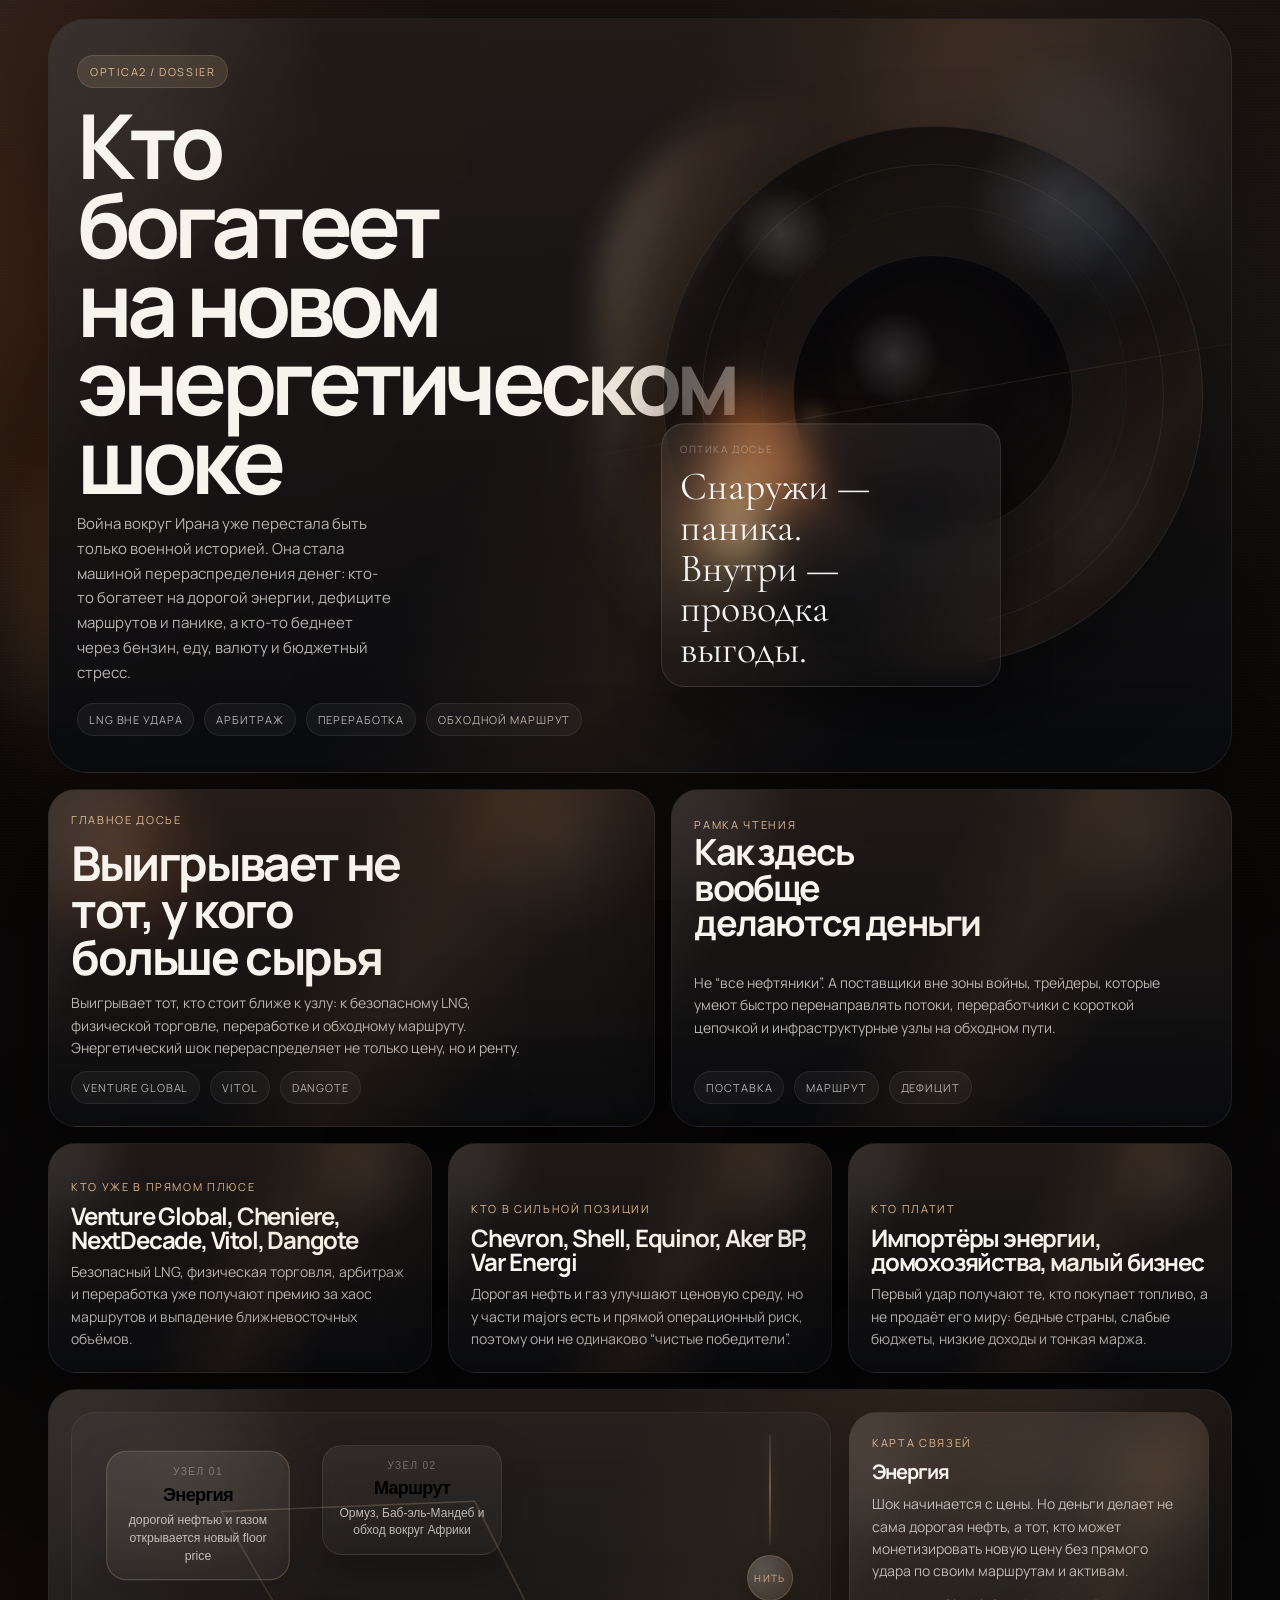
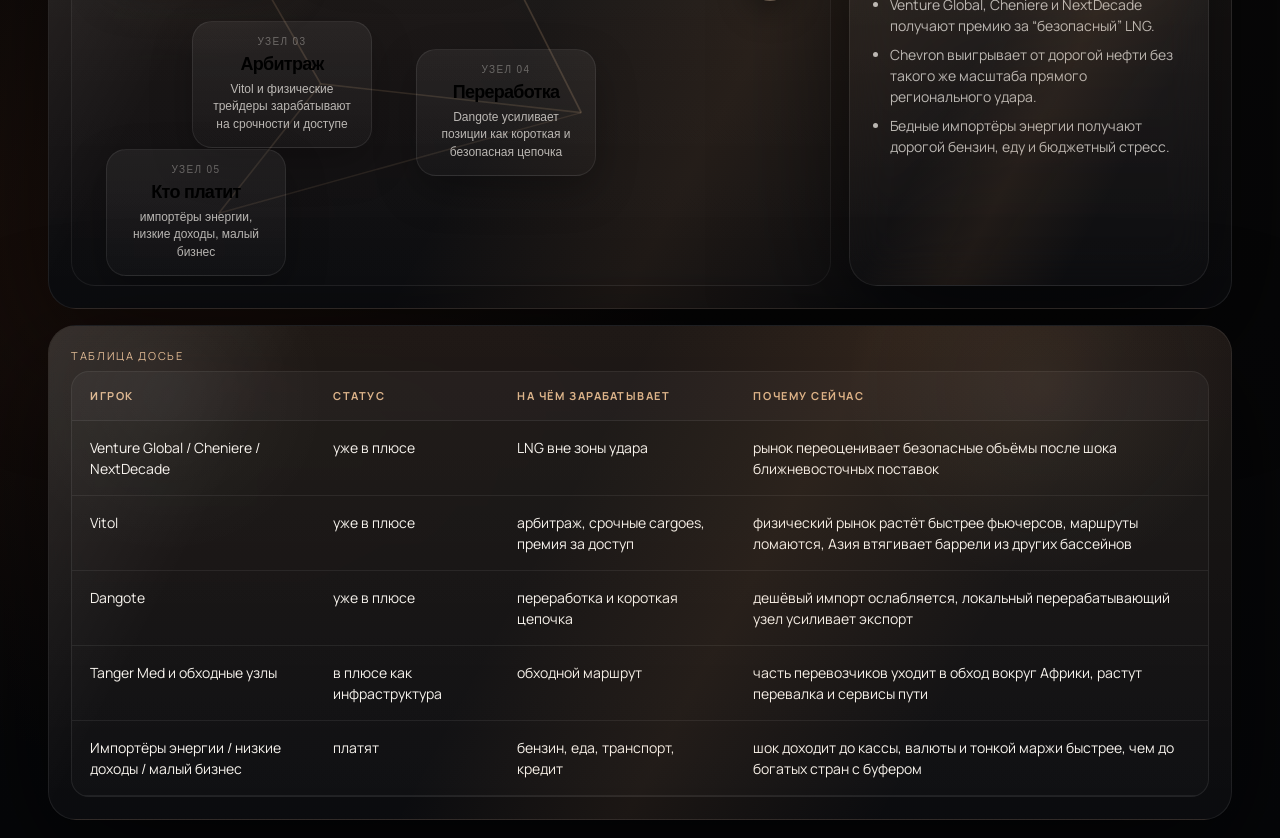
<file: dossier-energy-shock.html>
<!DOCTYPE html>
<html lang="ru">
<head>
  <meta charset="UTF-8" />
  <meta name="viewport" content="width=device-width, initial-scale=1.0, viewport-fit=cover" />
  <title>Смещение оптики — энергетический шок</title>
  <meta name="description" content="Досье о том, кто богатеет на новом энергетическом шоке, а кто платит за него через бензин, еду и бюджетный стресс." />
  <link rel="preconnect" href="https://fonts.googleapis.com" />
  <link rel="preconnect" href="https://fonts.gstatic.com" crossorigin />
  <link href="https://fonts.googleapis.com/css2?family=Manrope:wght@400;500;600;700;800&family=Cormorant+Garamond:wght@500;600;700&display=swap" rel="stylesheet" />
  <style>
    :root {
      --text: #f7f3ed;
      --text-soft: rgba(247,243,237,.72);
      --text-faint: rgba(247,243,237,.34);
      --line: rgba(255,255,255,.08);
      --accent: #ddb48a;
      --accent-soft: rgba(221,180,138,.14);
      --hot: #e8793f;
      --shadow: 0 36px 120px rgba(0,0,0,.58);
      --radius-xl: 40px;
      --radius-lg: 28px;
      --radius-pill: 999px;
      --max: 1220px;
      --ease: cubic-bezier(.22,1,.36,1);
    }

    * { box-sizing: border-box; }
    html, body { margin: 0; min-height: 100%; }
    body {
      font-family: "Manrope", system-ui, sans-serif;
      color: var(--text);
      background:
        radial-gradient(circle at 8% 12%, rgba(186,94,47,.26), transparent 18%),
        radial-gradient(circle at 14% 76%, rgba(125,58,26,.20), transparent 24%),
        radial-gradient(circle at 86% 12%, rgba(188,210,255,.08), transparent 14%),
        linear-gradient(180deg, #1a120d 0%, #0b0908 34%, #050608 100%);
      overflow-x: hidden;
    }
    body::before {
      content: "";
      position: fixed;
      inset: 0;
      pointer-events: none;
      background:
        linear-gradient(114deg, rgba(255,255,255,.06), transparent 14%, transparent 42%, rgba(228,151,84,.08) 56%, transparent 74%),
        repeating-linear-gradient(to bottom, rgba(255,255,255,.006) 0, rgba(255,255,255,.006) 1px, transparent 1px, transparent 3px);
      mix-blend-mode: screen;
      opacity: .7;
    }

    .fire-room {
      position: fixed;
      inset: 0;
      pointer-events: none;
      background:
        radial-gradient(circle at 7% 68%, rgba(255,194,124,.18), transparent 12%),
        radial-gradient(circle at 9% 56%, rgba(255,122,46,.18), transparent 10%),
        radial-gradient(circle at 14% 74%, rgba(173,72,28,.18), transparent 16%),
        radial-gradient(circle at 22% 48%, rgba(255,149,70,.10), transparent 9%);
      filter: blur(24px);
      mix-blend-mode: screen;
      opacity: .95;
    }

    .shell {
      position: relative;
      z-index: 1;
      max-width: var(--max);
      margin: 0 auto;
      padding: 18px;
    }

    .glass {
      position: relative;
      overflow: hidden;
      border: 1px solid var(--line);
      background:
        linear-gradient(180deg, rgba(255,255,255,.045), rgba(255,255,255,.012)),
        linear-gradient(180deg, rgba(24,17,13,.88), rgba(8,9,12,.98));
      box-shadow: var(--shadow);
      backdrop-filter: blur(20px);
      -webkit-backdrop-filter: blur(20px);
      border-radius: var(--radius-xl);
    }
    .glass::before {
      content: "";
      position: absolute;
      inset: 0;
      pointer-events: none;
      background:
        radial-gradient(circle at 10% 14%, rgba(255,255,255,.04), transparent 14%),
        radial-gradient(circle at 84% 12%, rgba(221,180,138,.09), transparent 18%),
        linear-gradient(118deg, rgba(255,255,255,.09), transparent 18%, transparent 42%, rgba(228,151,84,.08) 58%, transparent 76%);
    }

    .badge {
      display: inline-flex;
      align-self: flex-start;
      padding: 8px 12px;
      border-radius: var(--radius-pill);
      background: var(--accent-soft);
      border: 1px solid rgba(221,180,138,.16);
      color: var(--accent);
      font-size: 11px;
      letter-spacing: .14em;
      text-transform: uppercase;
    }

    .hero {
      min-height: 620px;
      display: grid;
      grid-template-columns: 1.02fr .98fr;
      gap: 20px;
      padding: 30px 28px;
      isolation: isolate;
    }
    .hero-copy {
      display: flex;
      flex-direction: column;
      justify-content: space-between;
      min-width: 0;
      padding: 6px 0;
    }
    h1 {
      margin: 18px 0 12px;
      font-size: clamp(50px, 7vw, 92px);
      line-height: .88;
      letter-spacing: -.065em;
      max-width: 7ch;
    }
    .hero-text {
      max-width: 35ch;
      color: var(--text-soft);
      line-height: 1.65;
      font-size: 15px;
      margin: 0 0 18px;
    }
    .hero-meta, .chips {
      display: flex;
      flex-wrap: wrap;
      gap: 10px;
    }
    .chip {
      padding: 8px 11px;
      border-radius: var(--radius-pill);
      border: 1px solid rgba(255,255,255,.08);
      background: rgba(255,255,255,.045);
      color: var(--text-soft);
      font-size: 11px;
      letter-spacing: .08em;
      text-transform: uppercase;
    }

    .hero-visual {
      position: relative;
      min-height: 540px;
    }
    .lens-wrap {
      position: absolute;
      right: 0;
      top: 50%;
      transform: translateY(-50%);
      width: min(46vw, 540px);
      aspect-ratio: 1/1;
      max-width: 100%;
    }
    .noise-word, .focus-word {
      position: absolute;
      left: 50%;
      top: 50%;
      transform: translate(-50%, -50%);
      text-transform: uppercase;
      letter-spacing: .18em;
      font-weight: 800;
      white-space: nowrap;
      pointer-events: none;
    }
    .noise-word {
      font-size: clamp(20px, 2.1vw, 28px);
      color: rgba(247,243,237,.14);
      filter: blur(2.8px);
      opacity: .8;
    }
    .focus-word {
      font-size: clamp(20px, 2.1vw, 28px);
      color: rgba(247,243,237,.92);
      opacity: 0;
      transition: opacity .35s var(--ease), transform .35s var(--ease);
      letter-spacing: .16em;
    }
    .lens-wrap:hover .focus-word,
    .lens-wrap.is-active .focus-word { opacity: 1; transform: translate(-50%, -50%) scale(1.02); }

    .lens-halo,.lens-rim,.lens-core,.lens-gloss,.lens-fire,.lens-blue,.lens-line,.lens-sheen,.lens-flame {
      position: absolute;
      inset: 0;
      border-radius: 50%;
      pointer-events: none;
    }
    .lens-halo {
      inset: -16%;
      background:
        radial-gradient(circle at 26% 60%, rgba(255,132,66,.30), transparent 18%),
        radial-gradient(circle at 20% 72%, rgba(255,206,146,.22), transparent 12%),
        radial-gradient(circle at 74% 16%, rgba(188,210,255,.10), transparent 16%),
        radial-gradient(circle at 50% 50%, rgba(255,255,255,.03), transparent 48%);
      filter: blur(28px);
      opacity: .98;
    }
    .lens-rim {
      background:
        radial-gradient(circle at 72% 14%, rgba(215,228,255,.18), transparent 14%),
        radial-gradient(circle at 30% 60%, rgba(193,83,37,.32), transparent 18%),
        radial-gradient(circle at 50% 50%, rgba(15,12,12,.50), rgba(7,8,11,.70) 42%, rgba(3,4,7,.88) 72%, rgba(1,1,3,.96) 100%);
      border: 1px solid rgba(255,255,255,.1);
      box-shadow:
        inset 0 0 40px rgba(255,255,255,.03),
        inset 0 -28px 66px rgba(0,0,0,.40),
        0 40px 98px rgba(0,0,0,.56);
      opacity: .72;
    }
    .lens-rim::before,.lens-rim::after {
      content: "";
      position: absolute;
      border-radius: 50%;
      inset: 7%;
      border: 1px solid rgba(255,255,255,.09);
    }
    .lens-rim::after {
      inset: 16%;
      border-color: rgba(255,255,255,.04);
      transform: translate(11px,-7px);
    }
    .lens-core {
      inset: 24%;
      background:
        radial-gradient(circle at 36% 36%, rgba(255,255,255,.14), transparent 18%),
        radial-gradient(circle at 50% 50%, rgba(12,9,10,.68), rgba(5,5,7,.84) 82%);
      border: 1px solid rgba(255,255,255,.07);
      box-shadow: inset 0 8px 24px rgba(255,255,255,.02), inset 0 -18px 36px rgba(0,0,0,.44);
    }
    .lens-gloss {
      background:
        linear-gradient(126deg, rgba(255,255,255,.28), transparent 16%, transparent 58%, rgba(205,145,96,.14) 78%, transparent 100%),
        radial-gradient(circle at 22% 20%, rgba(255,255,255,.20), transparent 8%),
        radial-gradient(circle at 82% 74%, rgba(182,136,94,.08), transparent 14%);
      mix-blend-mode: screen;
      opacity: .78;
    }
    .lens-sheen {
      inset: -4% 40% -4% -12%;
      background:
        linear-gradient(104deg, rgba(255,255,255,.22), rgba(255,255,255,.02) 22%, transparent 42%),
        linear-gradient(112deg, rgba(244,156,86,.20), transparent 34%);
      filter: blur(16px);
      mix-blend-mode: screen;
      opacity: .86;
      border-radius: 999px;
    }
    .lens-fire {
      background:
        radial-gradient(circle at 22% 64%, rgba(255,138,62,.30), transparent 10%),
        radial-gradient(circle at 28% 54%, rgba(255,214,148,.16), transparent 4%),
        radial-gradient(circle at 18% 60%, rgba(174,73,28,.20), transparent 14%);
      filter: blur(6px);
      mix-blend-mode: screen;
      opacity: .98;
    }
    .lens-flame {
      inset: -2% 58% 18% -10%;
      background:
        radial-gradient(ellipse at 36% 90%, rgba(255,214,154,.92), transparent 16%),
        radial-gradient(ellipse at 44% 72%, rgba(255,138,62,.62), transparent 18%),
        radial-gradient(ellipse at 30% 88%, rgba(171,70,26,.48), transparent 20%);
      filter: blur(16px);
      mix-blend-mode: screen;
      opacity: .8;
      border-radius: 46% 54% 60% 40% / 38% 44% 56% 62%;
      transform: rotate(-8deg);
    }
    .lens-blue {
      background: radial-gradient(circle at 84% 18%, rgba(192,218,255,.11), transparent 14%);
      filter: blur(10px);
      mix-blend-mode: screen;
      opacity: .86;
    }
    .lens-line {
      top: 50%;
      left: 50%;
      width: 144%;
      height: 1px;
      transform: translate(-50%, -50%) rotate(-10deg);
      border-radius: 999px;
      background: linear-gradient(90deg, transparent, rgba(255,255,255,.11), rgba(201,162,122,.20), transparent);
      opacity: .7;
    }

    .quote-plate {
      position: absolute;
      left: 0;
      bottom: 8%;
      width: min(340px, 72%);
      padding: 18px 18px 16px;
      border-radius: 24px;
      border: 1px solid rgba(255,255,255,.09);
      background: linear-gradient(180deg, rgba(255,255,255,.07), rgba(255,255,255,.018));
      box-shadow: inset 0 1px 0 rgba(255,255,255,.04), 0 24px 48px rgba(0,0,0,.34);
      backdrop-filter: blur(16px);
      -webkit-backdrop-filter: blur(16px);
    }
    .quote-plate small {
      display: block;
      color: var(--text-faint);
      font-size: 10px;
      letter-spacing: .16em;
      text-transform: uppercase;
      margin-bottom: 10px;
    }
    .quote-plate p {
      margin: 0;
      font-family: "Cormorant Garamond", serif;
      font-size: clamp(28px, 3.2vw, 40px);
      line-height: 1.02;
      color: rgba(255,255,255,.94);
      max-width: 12ch;
    }

    .sections { margin-top: 16px; display: grid; gap: 16px; }
    .asym { display: grid; grid-template-columns: 1.04fr .96fr; gap: 16px; }
    .split { display: grid; grid-template-columns: repeat(3, minmax(0,1fr)); gap: 16px; }

    .card-large,.card-side,.card-small,.method,.board,.dossier-panel {
      border-radius: var(--radius-lg);
      padding: 22px;
      transition: transform .35s var(--ease), box-shadow .35s var(--ease), border-color .35s var(--ease);
    }
    .card-large:hover,.card-side:hover,.card-small:hover,.method:hover,.board:hover,.dossier-panel:hover {
      transform: translateY(-2px);
      border-color: rgba(255,255,255,.14);
      box-shadow: 0 34px 110px rgba(0,0,0,.56);
    }

    .eyebrow {
      color: var(--accent);
      font-size: 11px;
      letter-spacing: .15em;
      text-transform: uppercase;
    }
    .card-large h2,.card-side h3,.card-small h3,.method h3,.board h3,.dossier-panel h3 {
      margin: 0;
      letter-spacing: -.05em;
      line-height: .98;
    }
    .card-large h2 { font-size: clamp(32px, 4vw, 48px); max-width: 11ch; }
    .card-side h3 { font-size: clamp(28px, 3vw, 36px); max-width: 12ch; }
    .card-small h3, .board h3 { font-size: 24px; }
    .method h3, .dossier-panel h3 { font-size: 20px; }

    .card-large p,.card-side p,.card-small p,.method p,.board p,.dossier-panel p {
      margin: 0;
      color: var(--text-soft);
      line-height: 1.58;
      font-size: 14px;
      max-width: 52ch;
    }

    .card-large {
      min-height: 280px;
      display: grid;
      align-content: end;
      gap: 12px;
      background:
        linear-gradient(180deg, rgba(255,255,255,.05), rgba(255,255,255,.014)),
        radial-gradient(circle at 12% 20%, rgba(177,96,52,.24), transparent 18%),
        linear-gradient(180deg, rgba(28,18,13,.94), rgba(8,9,11,1));
    }
    .card-side { min-height: 280px; display: grid; gap: 14px; align-content: space-between; }
    .card-small { min-height: 230px; display: grid; align-content: end; gap: 10px; }
    .method { min-height: 126px; display: grid; gap: 8px; align-content: center; }

    .board {
      min-height: 520px;
      position: relative;
      overflow: hidden;
      display: grid;
      grid-template-columns: 1fr 360px;
      gap: 18px;
    }
    .board-wrap {
      position: relative;
      min-height: 420px;
      border-radius: 24px;
      border: 1px solid rgba(255,255,255,.06);
      background:
        radial-gradient(circle at 18% 22%, rgba(221,180,138,.07), transparent 20%),
        linear-gradient(180deg, rgba(255,255,255,.03), rgba(255,255,255,.01));
      overflow: hidden;
    }
    .board-svg {
      position: absolute;
      inset: 0;
      width: 100%;
      height: 100%;
      pointer-events: none;
      opacity: .7;
    }
    .node {
      position: absolute;
      width: 180px;
      min-height: 108px;
      padding: 14px;
      border-radius: 20px;
      border: 1px solid rgba(255,255,255,.08);
      background: linear-gradient(180deg, rgba(255,255,255,.06), rgba(255,255,255,.018));
      box-shadow: 0 16px 40px rgba(0,0,0,.26);
      cursor: pointer;
      transition: transform .25s var(--ease), border-color .25s var(--ease), background .25s var(--ease);
    }
    .node:hover, .node.is-active {
      transform: translateY(-3px) scale(1.02);
      border-color: rgba(221,180,138,.26);
      background: linear-gradient(180deg, rgba(255,255,255,.08), rgba(255,255,255,.03));
    }
    .node small {
      display: block;
      font-size: 10px;
      letter-spacing: .14em;
      text-transform: uppercase;
      color: var(--text-faint);
      margin-bottom: 8px;
    }
    .node strong {
      display: block;
      font-size: 18px;
      line-height: 1;
      letter-spacing: -.04em;
      margin-bottom: 8px;
    }
    .node span { display: block; color: var(--text-soft); font-size: 12px; line-height: 1.45; }

    .n-energy { left: 36px; top: 42px; }
    .n-route  { left: 250px; top: 32px; }
    .n-trade  { left: 120px; top: 208px; }
    .n-refine { left: 344px; top: 236px; }
    .n-pay    { left: 34px; top: 336px; }

    .pull-line {
      position: absolute;
      right: 18px;
      top: 22px;
      width: 84px;
      height: 180px;
      display: grid;
      justify-items: center;
      align-content: start;
      gap: 10px;
      user-select: none;
    }
    .thread {
      width: 2px;
      height: 110px;
      background: linear-gradient(180deg, rgba(255,255,255,.08), rgba(221,180,138,.42), rgba(255,255,255,.08));
      border-radius: 999px;
      box-shadow: 0 0 14px rgba(221,180,138,.18);
    }
    .tag {
      width: 46px;
      height: 46px;
      border-radius: 50%;
      display: grid;
      place-items: center;
      border: 1px solid rgba(221,180,138,.24);
      background: radial-gradient(circle at 32% 28%, rgba(255,255,255,.24), rgba(221,180,138,.12));
      box-shadow: 0 12px 30px rgba(0,0,0,.34);
      cursor: grab;
      font-size: 10px;
      letter-spacing: .14em;
      text-transform: uppercase;
      color: var(--accent);
    }
    .tag:active { cursor: grabbing; }

    .dossier-panel {
      min-height: 420px;
      display: grid;
      align-content: start;
      gap: 12px;
      border: 1px solid rgba(255,255,255,.08);
      background: linear-gradient(180deg, rgba(255,255,255,.05), rgba(255,255,255,.012));
    }
    .dossier-panel ul {
      margin: 0;
      padding-left: 18px;
      color: var(--text-soft);
      display: grid;
      gap: 8px;
      font-size: 14px;
      line-height: 1.5;
    }
    .table-wrap {
      overflow-x: auto;
      border-radius: 18px;
      border: 1px solid rgba(255,255,255,.08);
      background: rgba(255,255,255,.02);
    }
    table {
      width: 100%;
      border-collapse: collapse;
      min-width: 760px;
    }
    th, td {
      text-align: left;
      vertical-align: top;
      padding: 16px 18px;
      border-bottom: 1px solid rgba(255,255,255,.07);
      font-size: 14px;
      line-height: 1.5;
    }
    th {
      color: var(--accent);
      font-size: 11px;
      letter-spacing: .14em;
      text-transform: uppercase;
      font-weight: 700;
      background: rgba(255,255,255,.02);
    }

    @media (max-width: 980px) {
      .hero, .asym, .split, .board { grid-template-columns: 1fr; }
      .hero { min-height: auto; }
      .hero-visual { min-height: 460px; }
      .lens-wrap { right: 50%; transform: translate(50%, -50%); width: min(82vw, 460px); }
      .quote-plate { left: 50%; transform: translateX(-50%); width: min(320px, 84vw); }
      .board-wrap { min-height: 560px; }
      .n-energy { left: 20px; top: 24px; }
      .n-route  { left: 190px; top: 86px; }
      .n-trade  { left: 20px; top: 188px; }
      .n-refine { left: 190px; top: 292px; }
      .n-pay    { left: 80px; top: 412px; }
      .pull-line { display: none; }
    }
  </style>
</head>
<body>
  <div class="fire-room"></div>
  <div class="shell">
    <section class="hero glass">
      <div class="hero-copy">
        <div>
          <div class="badge">optica2 / dossier</div>
          <h1>Кто богатеет на новом энергетическом шоке</h1>
          <p class="hero-text">Война вокруг Ирана уже перестала быть только военной историей. Она стала машиной перераспределения денег: кто-то богатеет на дорогой энергии, дефиците маршрутов и панике, а кто-то беднеет через бензин, еду, валюту и бюджетный стресс.</p>
        </div>
        <div class="hero-meta">
          <span class="chip">lNG вне удара</span>
          <span class="chip">арбитраж</span>
          <span class="chip">переработка</span>
          <span class="chip">обходной маршрут</span>
        </div>
      </div>

      <div class="hero-visual">
        <div class="lens-wrap" id="lens-wrap">
          <div class="noise-word" id="noise-word">шум</div>
          <div class="focus-word" id="focus-word">механизм</div>
          <div class="lens-halo"></div>
          <div class="lens-rim"></div>
          <div class="lens-core"></div>
          <div class="lens-gloss"></div>
          <div class="lens-sheen"></div>
          <div class="lens-fire"></div>
          <div class="lens-flame"></div>
          <div class="lens-blue"></div>
          <div class="lens-line"></div>
        </div>
        <div class="quote-plate">
          <small>оптика досье</small>
          <p>Снаружи — паника. Внутри — проводка выгоды.</p>
        </div>
      </div>
    </section>

    <main class="sections">
      <section class="asym">
        <article class="card-large glass">
          <span class="eyebrow">главное досье</span>
          <h2>Выигрывает не тот, у кого больше сырья</h2>
          <p>Выигрывает тот, кто стоит ближе к узлу: к безопасному LNG, физической торговле, переработке и обходному маршруту. Энергетический шок перераспределяет не только цену, но и ренту.</p>
          <div class="chips">
            <span class="chip">venture global</span>
            <span class="chip">vitol</span>
            <span class="chip">dangote</span>
          </div>
        </article>

        <article class="card-side glass">
          <div>
            <span class="eyebrow">рамка чтения</span>
            <h3>Как здесь вообще делаются деньги</h3>
          </div>
          <p>Не “все нефтяники”. А поставщики вне зоны войны, трейдеры, которые умеют быстро перенаправлять потоки, переработчики с короткой цепочкой и инфраструктурные узлы на обходном пути.</p>
          <div class="chips">
            <span class="chip">поставка</span>
            <span class="chip">маршрут</span>
            <span class="chip">дефицит</span>
          </div>
        </article>
      </section>

      <section class="split">
        <article class="card-small glass">
          <span class="eyebrow">кто уже в прямом плюсе</span>
          <h3>Venture Global, Cheniere, NextDecade, Vitol, Dangote</h3>
          <p>Безопасный LNG, физическая торговля, арбитраж и переработка уже получают премию за хаос маршрутов и выпадение ближневосточных объёмов.</p>
        </article>

        <article class="card-small glass">
          <span class="eyebrow">кто в сильной позиции</span>
          <h3>Chevron, Shell, Equinor, Aker BP, Var Energi</h3>
          <p>Дорогая нефть и газ улучшают ценовую среду, но у части majors есть и прямой операционный риск, поэтому они не одинаково “чистые победители”.</p>
        </article>

        <article class="card-small glass">
          <span class="eyebrow">кто платит</span>
          <h3>Импортёры энергии, домохозяйства, малый бизнес</h3>
          <p>Первый удар получают те, кто покупает топливо, а не продаёт его миру: бедные страны, слабые бюджеты, низкие доходы и тонкая маржа.</p>
        </article>
      </section>

      <section class="board glass">
        <div class="board-wrap">
          <svg class="board-svg" viewBox="0 0 640 460" preserveAspectRatio="none" aria-hidden="true">
            <line x1="126" y1="96" x2="340" y2="86" stroke="rgba(221,180,138,.34)" stroke-width="1.5" />
            <line x1="126" y1="96" x2="210" y2="264" stroke="rgba(221,180,138,.24)" stroke-width="1.5" />
            <line x1="340" y1="86" x2="430" y2="292" stroke="rgba(221,180,138,.28)" stroke-width="1.5" />
            <line x1="210" y1="264" x2="430" y2="292" stroke="rgba(221,180,138,.22)" stroke-width="1.5" />
            <line x1="210" y1="264" x2="124" y2="390" stroke="rgba(221,180,138,.20)" stroke-width="1.5" />
            <line x1="430" y1="292" x2="124" y2="390" stroke="rgba(221,180,138,.16)" stroke-width="1.5" />
          </svg>

          <button class="node n-energy is-active" data-key="energy">
            <small>узел 01</small>
            <strong>Энергия</strong>
            <span>дорогой нефтью и газом открывается новый floor price</span>
          </button>

          <button class="node n-route" data-key="route">
            <small>узел 02</small>
            <strong>Маршрут</strong>
            <span>Ормуз, Баб-эль-Мандеб и обход вокруг Африки</span>
          </button>

          <button class="node n-trade" data-key="trade">
            <small>узел 03</small>
            <strong>Арбитраж</strong>
            <span>Vitol и физические трейдеры зарабатывают на срочности и доступе</span>
          </button>

          <button class="node n-refine" data-key="refine">
            <small>узел 04</small>
            <strong>Переработка</strong>
            <span>Dangote усиливает позиции как короткая и безопасная цепочка</span>
          </button>

          <button class="node n-pay" data-key="pay">
            <small>узел 05</small>
            <strong>Кто платит</strong>
            <span>импортёры энергии, низкие доходы, малый бизнес</span>
          </button>

          <div class="pull-line" id="pull-line" title="Потяни за нить">
            <div class="thread"></div>
            <div class="tag" id="pull-tag">нить</div>
          </div>
        </div>

        <aside class="dossier-panel glass" id="dossier-panel">
          <span class="eyebrow">карта связей</span>
          <h3 id="panel-title">Энергия</h3>
          <p id="panel-text">Шок начинается с цены. Но деньги делает не сама дорогая нефть, а тот, кто может монетизировать новую цену без прямого удара по своим маршрутам и активам.</p>
          <ul id="panel-list">
            <li>Venture Global, Cheniere и NextDecade получают премию за “безопасный” LNG.</li>
            <li>Chevron выигрывает от дорогой нефти без такого же масштаба прямого регионального удара.</li>
            <li>Бедные импортёры энергии получают дорогой бензин, еду и бюджетный стресс.</li>
          </ul>
        </aside>
      </section>

      <section class="method glass">
        <span class="eyebrow">таблица досье</span>
        <div class="table-wrap">
          <table>
            <thead>
              <tr>
                <th>Игрок</th>
                <th>Статус</th>
                <th>На чём зарабатывает</th>
                <th>Почему сейчас</th>
              </tr>
            </thead>
            <tbody>
              <tr>
                <td>Venture Global / Cheniere / NextDecade</td>
                <td>уже в плюсе</td>
                <td>LNG вне зоны удара</td>
                <td>рынок переоценивает безопасные объёмы после шока ближневосточных поставок</td>
              </tr>
              <tr>
                <td>Vitol</td>
                <td>уже в плюсе</td>
                <td>арбитраж, срочные cargoes, премия за доступ</td>
                <td>физический рынок растёт быстрее фьючерсов, маршруты ломаются, Азия втягивает баррели из других бассейнов</td>
              </tr>
              <tr>
                <td>Dangote</td>
                <td>уже в плюсе</td>
                <td>переработка и короткая цепочка</td>
                <td>дешёвый импорт ослабляется, локальный перерабатывающий узел усиливает экспорт</td>
              </tr>
              <tr>
                <td>Tanger Med и обходные узлы</td>
                <td>в плюсе как инфраструктура</td>
                <td>обходной маршрут</td>
                <td>часть перевозчиков уходит в обход вокруг Африки, растут перевалка и сервисы пути</td>
              </tr>
              <tr>
                <td>Импортёры энергии / низкие доходы / малый бизнес</td>
                <td>платят</td>
                <td>бензин, еда, транспорт, кредит</td>
                <td>шок доходит до кассы, валюты и тонкой маржи быстрее, чем до богатых стран с буфером</td>
              </tr>
            </tbody>
          </table>
        </div>
      </section>
    </main>
  </div>

  <script>
    const lensWrap = document.getElementById('lens-wrap');
    const noiseWord = document.getElementById('noise-word');
    const focusWord = document.getElementById('focus-word');
    const lensPairs = [
      ['шум', 'механизм'],
      ['новость', 'выгода'],
      ['паника', 'маршрут'],
      ['цена', 'рента']
    ];
    let lensIndex = 0;

    function cycleLens() {
      lensIndex = (lensIndex + 1) % lensPairs.length;
      noiseWord.textContent = lensPairs[lensIndex][0];
      focusWord.textContent = lensPairs[lensIndex][1];
      lensWrap.classList.add('is-active');
      setTimeout(() => lensWrap.classList.remove('is-active'), 900);
    }

    lensWrap.addEventListener('click', cycleLens);

    const panelTitle = document.getElementById('panel-title');
    const panelText = document.getElementById('panel-text');
    const panelList = document.getElementById('panel-list');
    const nodes = document.querySelectorAll('.node');
    const pullTag = document.getElementById('pull-tag');

    const panelData = {
      energy: {
        title: 'Энергия',
        text: 'Шок начинается с цены. Но деньги делает не сама дорогая нефть, а тот, кто может монетизировать новую цену без прямого удара по своим маршрутам и активам.',
        items: [
          'Venture Global, Cheniere и NextDecade получают премию за безопасный LNG.',
          'Chevron выигрывает от дорогой нефти без такого же масштаба прямого удара.',
          'Бедные импортёры энергии получают дорогой бензин, еду и бюджетный стресс.'
        ]
      },
      route: {
        title: 'Маршрут',
        text: 'Ормуз и Баб-эль-Мандеб превращают войну в логистический налог. Дорожает не только баррель, а сам безопасный путь.',
        items: [
          'Tanger Med ждёт дополнительный трафик на обходном маршруте.',
          'Путь вокруг Африки удлиняется на 10–14 дней.',
          'Растут надбавки за контейнер, перевалку, бункеровку и сервис.'
        ]
      },
      trade: {
        title: 'Арбитраж',
        text: 'Для трейдеров прибыль рождается не из цены как таковой, а из хаоса: срочности, дисбаланса сортов и доступа к cargoes, которых другим не достать.',
        items: [
          'Vitol хорошо расположен к волатильности и арбитражу между регионами.',
          'Физические цены растут быстрее бумажных, и это усиливает премию за доступ.',
          'Азия втягивает баррели из Европы, Африки и США.'
        ]
      },
      refine: {
        title: 'Переработка',
        text: 'В кризис выигрывает не вся страна, а конкретный перерабатывающий узел. Dangote усиливает позиции именно как короткая и безопасная цепочка.',
        items: [
          'Подорожание ближневосточных поставок ослабляет дешёвый импорт.',
          'Экспорт бензина и продуктов по Западной Африке расширяется.',
          'Для населения это не означает автоматического удешевления топлива.'
        ]
      },
      pay: {
        title: 'Кто платит',
        text: 'Шок идёт вниз по системе. Первыми платят те, кто покупает топливо, а не продаёт его миру: импортёры энергии, низкие доходы и бизнес с тонкой маржой.',
        items: [
          'Бедные и среднебедные страны получают давление на валюту и бюджет.',
          'Домохозяйства с низкими доходами сильнее чувствуют бензин, еду и электричество.',
          'Малый бизнес, перевозчики и фермеры получают рост себестоимости и неопределённости.'
        ]
      }
    };

    function setPanel(key) {
      const data = panelData[key];
      panelTitle.textContent = data.title;
      panelText.textContent = data.text;
      panelList.innerHTML = data.items.map(item => `<li>${item}</li>`).join('');
      nodes.forEach(node => node.classList.toggle('is-active', node.dataset.key === key));
    }

    nodes.forEach(node => {
      node.addEventListener('click', () => setPanel(node.dataset.key));
    });

    let startY = null;
    function openNextPanel() {
      const order = ['energy', 'route', 'trade', 'refine', 'pay'];
      const active = document.querySelector('.node.is-active')?.dataset.key || 'energy';
      const i = order.indexOf(active);
      setPanel(order[(i + 1) % order.length]);
    }

    pullTag.addEventListener('pointerdown', (e) => { startY = e.clientY; pullTag.setPointerCapture(e.pointerId); });
    pullTag.addEventListener('pointerup', (e) => {
      if (startY !== null && e.clientY - startY > 24) openNextPanel();
      startY = null;
    });
    pullTag.addEventListener('click', openNextPanel);
  </script>
</body>
</html>
</file>
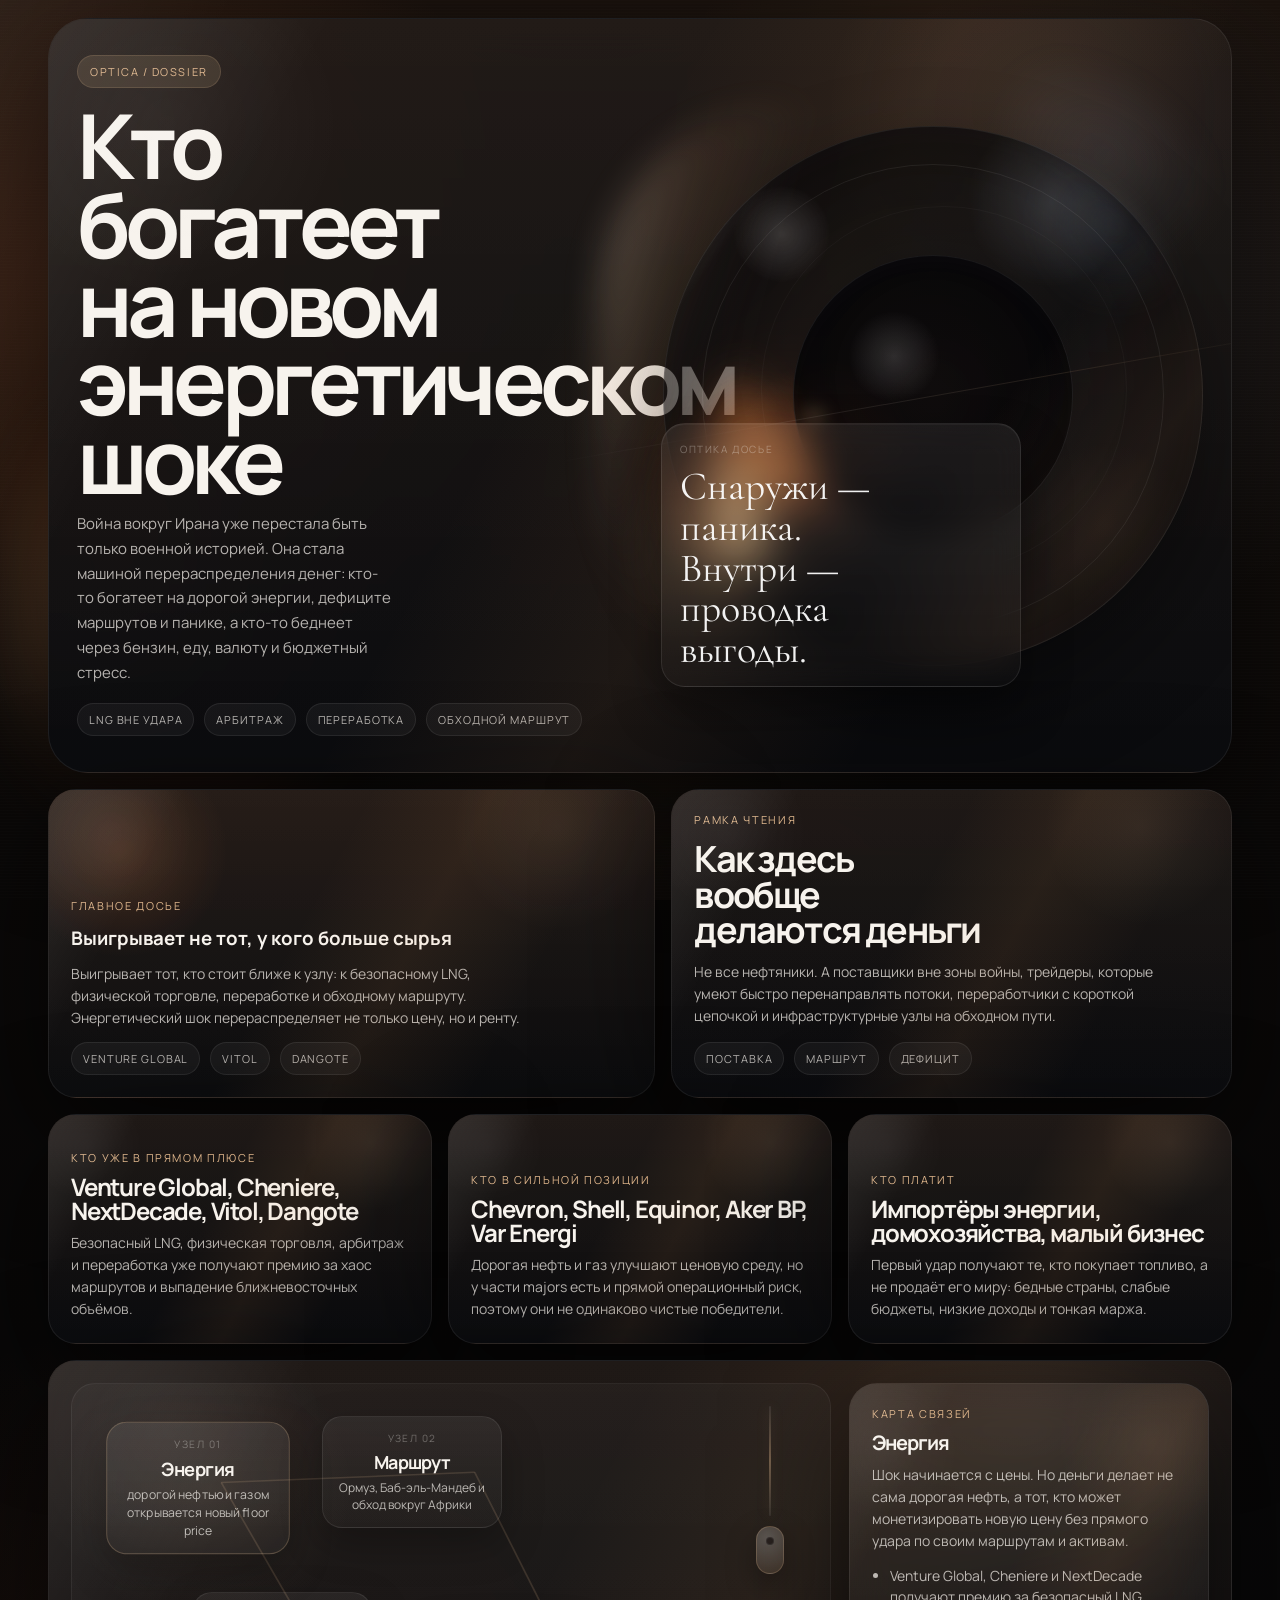
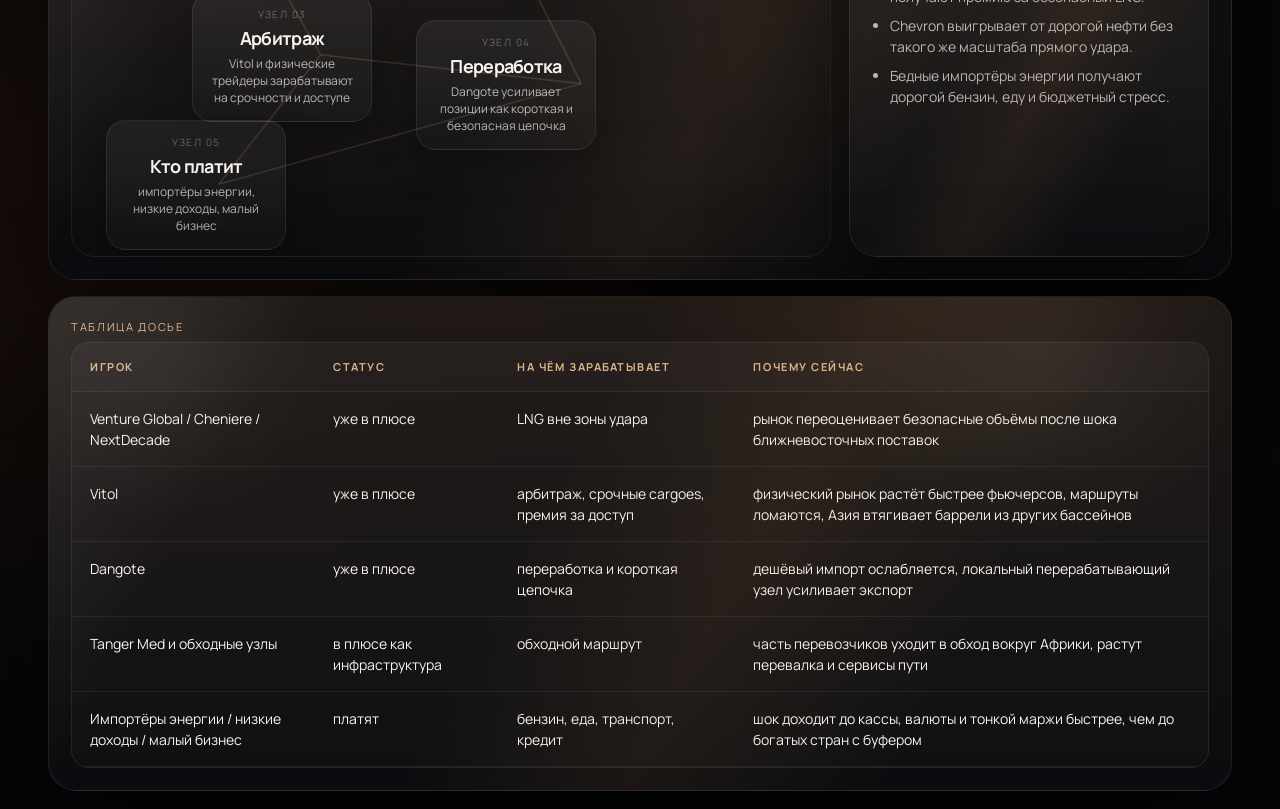
<file: optica/dossier.html>
<!DOCTYPE html>
<html lang="ru">
<head>
  <meta charset="UTF-8" />
  <meta name="viewport" content="width=device-width, initial-scale=1.0, viewport-fit=cover" />
  <title>Optica — Dossier</title>
  <meta name="description" content="Досье Optica." />
  <link rel="preconnect" href="https://fonts.googleapis.com" />
  <link rel="preconnect" href="https://fonts.gstatic.com" crossorigin />
  <link href="https://fonts.googleapis.com/css2?family=Manrope:wght@400;500;600;700;800&family=Cormorant+Garamond:wght@500;600;700&display=swap" rel="stylesheet" />
  <link rel="stylesheet" href="./styles/base.css" />
  <link rel="stylesheet" href="./styles/layout.css" />
</head>
<body>
  <div class="fire-room"></div>
  <div class="shell">
    <section class="hero glass">
      <div class="hero-copy">
        <div>
          <div class="badge">optica / dossier</div>
          <h1 id="dossier-title">Загрузка…</h1>
          <p class="hero-text" id="dossier-lead"></p>
        </div>
        <div class="hero-meta" id="dossier-chips"></div>
      </div>
      <div class="hero-visual">
        <button class="lens-wrap lens-button" id="lens-button" type="button" aria-label="Сменить оптику">
          <div class="lens-halo"></div>
          <div class="lens-rim"></div>
          <div class="lens-core"></div>
          <div class="lens-gloss"></div>
          <div class="lens-sheen"></div>
          <div class="lens-fire"></div>
          <div class="lens-flame"></div>
          <div class="lens-blue"></div>
          <div class="lens-line"></div>
          <div class="lens-pulse"></div>
        </button>
        <div class="quote-plate">
          <small>оптика досье</small>
          <p id="hero-quote"></p>
        </div>
      </div>
    </section>

    <main class="sections">
      <section class="asym" id="top-sections"></section>
      <section class="split" id="summary-cards"></section>
      <section class="board glass" id="board-root"></section>
      <section class="method glass">
        <span class="eyebrow">таблица досье</span>
        <div class="table-wrap">
          <table>
            <thead id="table-head"></thead>
            <tbody id="table-body"></tbody>
          </table>
        </div>
      </section>
    </main>
  </div>

  <script type="module" src="./scripts/render-dossier.js"></script>
</body>
</html>
</file>
<file: optica/styles/base.css>
:root {
  --text: #f7f3ed;
  --text-soft: rgba(247,243,237,.72);
  --text-faint: rgba(247,243,237,.34);
  --line: rgba(255,255,255,.08);
  --accent: #ddb48a;
  --accent-soft: rgba(221,180,138,.14);
  --shadow: 0 36px 120px rgba(0,0,0,.58);
  --radius-xl: 40px;
  --radius-lg: 28px;
  --radius-pill: 999px;
  --max: 1220px;
  --ease: cubic-bezier(.22,1,.36,1);
}

* { box-sizing: border-box; }
html, body { margin: 0; min-height: 100%; }
body {
  font-family: "Manrope", system-ui, sans-serif;
  color: var(--text);
  background:
    radial-gradient(circle at 8% 12%, rgba(186,94,47,.26), transparent 18%),
    radial-gradient(circle at 14% 76%, rgba(125,58,26,.20), transparent 24%),
    radial-gradient(circle at 86% 12%, rgba(188,210,255,.08), transparent 14%),
    linear-gradient(180deg, #1a120d 0%, #0b0908 34%, #050608 100%);
  overflow-x: hidden;
}
body::before {
  content: "";
  position: fixed;
  inset: 0;
  pointer-events: none;
  background:
    linear-gradient(114deg, rgba(255,255,255,.06), transparent 14%, transparent 42%, rgba(228,151,84,.08) 56%, transparent 74%),
    repeating-linear-gradient(to bottom, rgba(255,255,255,.006) 0, rgba(255,255,255,.006) 1px, transparent 1px, transparent 3px);
  mix-blend-mode: screen;
  opacity: .7;
}

.fire-room {
  position: fixed;
  inset: 0;
  pointer-events: none;
  background:
    radial-gradient(circle at 7% 68%, rgba(255,194,124,.18), transparent 12%),
    radial-gradient(circle at 9% 56%, rgba(255,122,46,.18), transparent 10%),
    radial-gradient(circle at 14% 74%, rgba(173,72,28,.18), transparent 16%),
    radial-gradient(circle at 22% 48%, rgba(255,149,70,.10), transparent 9%);
  filter: blur(24px);
  mix-blend-mode: screen;
  opacity: .95;
}

.shell { position: relative; z-index: 1; max-width: var(--max); margin: 0 auto; padding: 18px; }
.glass {
  position: relative;
  overflow: hidden;
  border: 1px solid var(--line);
  background:
    linear-gradient(180deg, rgba(255,255,255,.045), rgba(255,255,255,.012)),
    linear-gradient(180deg, rgba(24,17,13,.88), rgba(8,9,12,.98));
  box-shadow: var(--shadow);
  backdrop-filter: blur(20px);
  -webkit-backdrop-filter: blur(20px);
  border-radius: var(--radius-xl);
}
.glass::before {
  content: "";
  position: absolute;
  inset: 0;
  pointer-events: none;
  background:
    radial-gradient(circle at 10% 14%, rgba(255,255,255,.04), transparent 14%),
    radial-gradient(circle at 84% 12%, rgba(221,180,138,.09), transparent 18%),
    linear-gradient(118deg, rgba(255,255,255,.09), transparent 18%, transparent 42%, rgba(228,151,84,.08) 58%, transparent 76%);
}

.badge, .chip, .eyebrow { text-transform: uppercase; }
.badge {
  display: inline-flex;
  align-self: flex-start;
  padding: 8px 12px;
  border-radius: var(--radius-pill);
  background: var(--accent-soft);
  border: 1px solid rgba(221,180,138,.16);
  color: var(--accent);
  font-size: 11px;
  letter-spacing: .14em;
}
.chip {
  padding: 8px 11px;
  border-radius: var(--radius-pill);
  border: 1px solid rgba(255,255,255,.08);
  background: rgba(255,255,255,.045);
  color: var(--text-soft);
  font-size: 11px;
  letter-spacing: .08em;
}
.eyebrow {
  color: var(--accent);
  font-size: 11px;
  letter-spacing: .15em;
}

h1,h2,h3,p { margin: 0; }
a { color: inherit; text-decoration: none; }
button { font: inherit; color: inherit; background: none; border: none; padding: 0; }
</file>
<file: optica/styles/layout.css>
.hero {
  min-height: 620px;
  display: grid;
  grid-template-columns: 1.02fr .98fr;
  gap: 20px;
  padding: 30px 28px;
}
.hero-copy { display: flex; flex-direction: column; justify-content: space-between; min-width: 0; padding: 6px 0; }
h1 { margin: 18px 0 12px; font-size: clamp(50px, 7vw, 92px); line-height: .88; letter-spacing: -.065em; max-width: 7ch; }
.hero-text { max-width: 35ch; color: var(--text-soft); line-height: 1.65; font-size: 15px; margin-bottom: 18px; }
.hero-meta, .chips { display: flex; flex-wrap: wrap; gap: 10px; }
.hero-visual { position: relative; min-height: 540px; }

.lens-wrap { position: absolute; right: 0; top: 50%; transform: translateY(-50%); width: min(46vw, 540px); aspect-ratio: 1/1; max-width: 100%; cursor: pointer; display:block; }
.lens-button { appearance:none; }
.lens-halo,.lens-rim,.lens-core,.lens-gloss,.lens-fire,.lens-blue,.lens-line,.lens-sheen,.lens-flame,.lens-pulse { position:absolute; inset:0; border-radius:50%; pointer-events:none; }
.lens-halo {
  inset: -16%;
  background:
    radial-gradient(circle at 26% 60%, rgba(255,132,66,.30), transparent 18%),
    radial-gradient(circle at 20% 72%, rgba(255,206,146,.22), transparent 12%),
    radial-gradient(circle at 74% 16%, rgba(188,210,255,.10), transparent 16%),
    radial-gradient(circle at 50% 50%, rgba(255,255,255,.03), transparent 48%);
  filter: blur(28px); opacity: .98;
}
.lens-rim {
  background:
    radial-gradient(circle at 72% 14%, rgba(215,228,255,.18), transparent 14%),
    radial-gradient(circle at 30% 60%, rgba(193,83,37,.32), transparent 18%),
    radial-gradient(circle at 50% 50%, rgba(15,12,12,.50), rgba(7,8,11,.70) 42%, rgba(3,4,7,.88) 72%, rgba(1,1,3,.96) 100%);
  border: 1px solid rgba(255,255,255,.1);
  box-shadow: inset 0 0 40px rgba(255,255,255,.03), inset 0 -28px 66px rgba(0,0,0,.40), 0 40px 98px rgba(0,0,0,.56);
  opacity: .72;
}
.lens-rim::before,.lens-rim::after { content:""; position:absolute; border-radius:50%; inset:7%; border:1px solid rgba(255,255,255,.09); }
.lens-rim::after { inset:16%; border-color: rgba(255,255,255,.04); transform: translate(11px,-7px); }
.lens-core {
  inset: 24%;
  background: radial-gradient(circle at 36% 36%, rgba(255,255,255,.14), transparent 18%), radial-gradient(circle at 50% 50%, rgba(12,9,10,.68), rgba(5,5,7,.84) 82%);
  border: 1px solid rgba(255,255,255,.07);
  box-shadow: inset 0 8px 24px rgba(255,255,255,.02), inset 0 -18px 36px rgba(0,0,0,.44);
}
.lens-gloss { background: linear-gradient(126deg, rgba(255,255,255,.28), transparent 16%, transparent 58%, rgba(205,145,96,.14) 78%, transparent 100%), radial-gradient(circle at 22% 20%, rgba(255,255,255,.20), transparent 8%), radial-gradient(circle at 82% 74%, rgba(182,136,94,.08), transparent 14%); mix-blend-mode: screen; opacity: .78; }
.lens-sheen { inset: -4% 40% -4% -12%; background: linear-gradient(104deg, rgba(255,255,255,.22), rgba(255,255,255,.02) 22%, transparent 42%), linear-gradient(112deg, rgba(244,156,86,.20), transparent 34%); filter: blur(16px); mix-blend-mode: screen; opacity: .86; border-radius: 999px; }
.lens-fire { background: radial-gradient(circle at 22% 64%, rgba(255,138,62,.30), transparent 10%), radial-gradient(circle at 28% 54%, rgba(255,214,148,.16), transparent 4%), radial-gradient(circle at 18% 60%, rgba(174,73,28,.20), transparent 14%); filter: blur(6px); mix-blend-mode: screen; opacity: .98; }
.lens-flame { inset: -2% 58% 18% -10%; background: radial-gradient(ellipse at 36% 90%, rgba(255,214,154,.92), transparent 16%), radial-gradient(ellipse at 44% 72%, rgba(255,138,62,.62), transparent 18%), radial-gradient(ellipse at 30% 88%, rgba(171,70,26,.48), transparent 20%); filter: blur(16px); mix-blend-mode: screen; opacity: .8; border-radius: 46% 54% 60% 40% / 38% 44% 56% 62%; transform: rotate(-8deg); }
.lens-blue { background: radial-gradient(circle at 84% 18%, rgba(192,218,255,.11), transparent 14%); filter: blur(10px); mix-blend-mode: screen; opacity: .86; }
.lens-line { top: 50%; left: 50%; width: 144%; height: 1px; transform: translate(-50%, -50%) rotate(-10deg); border-radius: 999px; background: linear-gradient(90deg, transparent, rgba(255,255,255,.11), rgba(201,162,122,.20), transparent); opacity: .7; }
.lens-pulse { inset: 28%; border: 1px solid rgba(221,180,138,.16); opacity: 0; transform: scale(.92); transition: opacity .35s var(--ease), transform .35s var(--ease), box-shadow .35s var(--ease); }
.lens-wrap:hover .lens-pulse, .lens-wrap.is-active .lens-pulse { opacity: 1; transform: scale(1.02); box-shadow: inset 0 0 24px rgba(221,180,138,.08), 0 0 40px rgba(221,180,138,.12); }

.quote-plate {
  position: absolute; left: 0; bottom: 8%; width: min(360px, 74%); padding: 18px 18px 16px; border-radius: 24px;
  border: 1px solid rgba(255,255,255,.09); background: linear-gradient(180deg, rgba(255,255,255,.07), rgba(255,255,255,.018));
  box-shadow: inset 0 1px 0 rgba(255,255,255,.04), 0 24px 48px rgba(0,0,0,.34); backdrop-filter: blur(16px);
}
.quote-plate small { display:block; color: var(--text-faint); font-size:10px; letter-spacing:.16em; text-transform:uppercase; margin-bottom:10px; }
.quote-plate p { font-family:"Cormorant Garamond",serif; font-size: clamp(28px, 3.2vw, 40px); line-height:1.02; color: rgba(255,255,255,.94); max-width: 12ch; }

.sections { margin-top:16px; display:grid; gap:16px; }
.asym { display:grid; grid-template-columns:1.04fr .96fr; gap:16px; }
.split { display:grid; grid-template-columns:repeat(3,minmax(0,1fr)); gap:16px; }
.card-large,.card-side,.card-small,.method,.board,.dossier-panel { border-radius: var(--radius-lg); padding:22px; transition: transform .35s var(--ease), box-shadow .35s var(--ease), border-color .35s var(--ease); }
.card-large:hover,.card-side:hover,.card-small:hover,.method:hover,.board:hover,.dossier-panel:hover { transform: translateY(-2px); border-color: rgba(255,255,255,.14); box-shadow:0 34px 110px rgba(0,0,0,.56); }
.card-large h2,.card-side h3,.card-small h3,.method h3,.board h3,.dossier-panel h3 { letter-spacing:-.05em; line-height:.98; }
.card-large h2 { font-size: clamp(32px, 4vw, 48px); max-width: 11ch; }
.card-side h3 { font-size: clamp(28px, 3vw, 36px); max-width: 12ch; }
.card-small h3,.board h3 { font-size:24px; }
.method h3,.dossier-panel h3 { font-size:20px; }
.card-large p,.card-side p,.card-small p,.method p,.board p,.dossier-panel p { color: var(--text-soft); line-height:1.58; font-size:14px; max-width:52ch; }
.card-large { min-height:280px; display:grid; align-content:end; gap:12px; background: linear-gradient(180deg, rgba(255,255,255,.05), rgba(255,255,255,.014)), radial-gradient(circle at 12% 20%, rgba(177,96,52,.24), transparent 18%), linear-gradient(180deg, rgba(28,18,13,.94), rgba(8,9,11,1)); }
.card-side { min-height:280px; display:grid; gap:14px; align-content:space-between; }
.card-small { min-height:230px; display:grid; align-content:end; gap:10px; }
.method { min-height:126px; display:grid; gap:8px; align-content:center; }

.board { min-height:520px; display:grid; grid-template-columns:1fr 360px; gap:18px; }
.board-wrap { position:relative; min-height:420px; border-radius:24px; border:1px solid rgba(255,255,255,.06); background: radial-gradient(circle at 18% 22%, rgba(221,180,138,.07), transparent 20%), linear-gradient(180deg, rgba(255,255,255,.03), rgba(255,255,255,.01)); overflow:hidden; }
.board-svg { position:absolute; inset:0; width:100%; height:100%; pointer-events:none; opacity:.7; }
.node { position:absolute; width:180px; min-height:108px; padding:14px; border-radius:20px; border:1px solid rgba(255,255,255,.08); background: linear-gradient(180deg, rgba(255,255,255,.06), rgba(255,255,255,.018)); box-shadow:0 16px 40px rgba(0,0,0,.26); cursor:pointer; transition: transform .25s var(--ease), border-color .25s var(--ease), background .25s var(--ease); }
.node:hover,.node.is-active { transform:translateY(-3px) scale(1.02); border-color: rgba(221,180,138,.26); background: linear-gradient(180deg, rgba(255,255,255,.08), rgba(255,255,255,.03)); }
.node small { display:block; font-size:10px; letter-spacing:.14em; text-transform:uppercase; color: var(--text-faint); margin-bottom:8px; }
.node strong { display:block; font-size:18px; line-height:1; letter-spacing:-.04em; margin-bottom:8px; }
.node span { display:block; color: var(--text-soft); font-size:12px; line-height:1.45; }
.pull-line { position:absolute; right:18px; top:22px; width:84px; height:180px; display:grid; justify-items:center; align-content:start; gap:10px; user-select:none; }
.thread { width:2px; height:110px; background: linear-gradient(180deg, rgba(255,255,255,.08), rgba(221,180,138,.42), rgba(255,255,255,.08)); border-radius:999px; box-shadow:0 0 14px rgba(221,180,138,.18); }
.tag { width:28px; height:48px; border-radius:18px; border:1px solid rgba(221,180,138,.24); background: radial-gradient(circle at 40% 24%, rgba(255,255,255,.24), rgba(221,180,138,.12)); box-shadow:0 12px 30px rgba(0,0,0,.34); cursor:pointer; position:relative; }
.tag::before { content:""; position:absolute; left:50%; top:10px; transform:translateX(-50%); width:8px; height:8px; border-radius:50%; background:rgba(18,12,10,.7); box-shadow:inset 0 0 0 1px rgba(255,255,255,.08); }
.dossier-panel { min-height:420px; display:grid; align-content:start; gap:12px; border:1px solid rgba(255,255,255,.08); background: linear-gradient(180deg, rgba(255,255,255,.05), rgba(255,255,255,.012)); }
.dossier-panel ul { margin:0; padding-left:18px; color: var(--text-soft); display:grid; gap:8px; font-size:14px; line-height:1.5; }
.table-wrap { overflow-x:auto; border-radius:18px; border:1px solid rgba(255,255,255,.08); background: rgba(255,255,255,.02); }
table { width:100%; border-collapse:collapse; min-width:760px; }
th,td { text-align:left; vertical-align:top; padding:16px 18px; border-bottom:1px solid rgba(255,255,255,.07); font-size:14px; line-height:1.5; }
th { color: var(--accent); font-size:11px; letter-spacing:.14em; text-transform:uppercase; font-weight:700; background: rgba(255,255,255,.02); }

@media (max-width: 980px) {
  .hero,.asym,.split,.board { grid-template-columns:1fr; }
  .hero { min-height:auto; }
  .hero-visual { min-height:460px; }
  .lens-wrap { right:50%; transform: translate(50%, -50%); width:min(82vw,460px); }
  .quote-plate { left:50%; transform: translateX(-50%); width:min(320px,84vw); }
}
</file>
